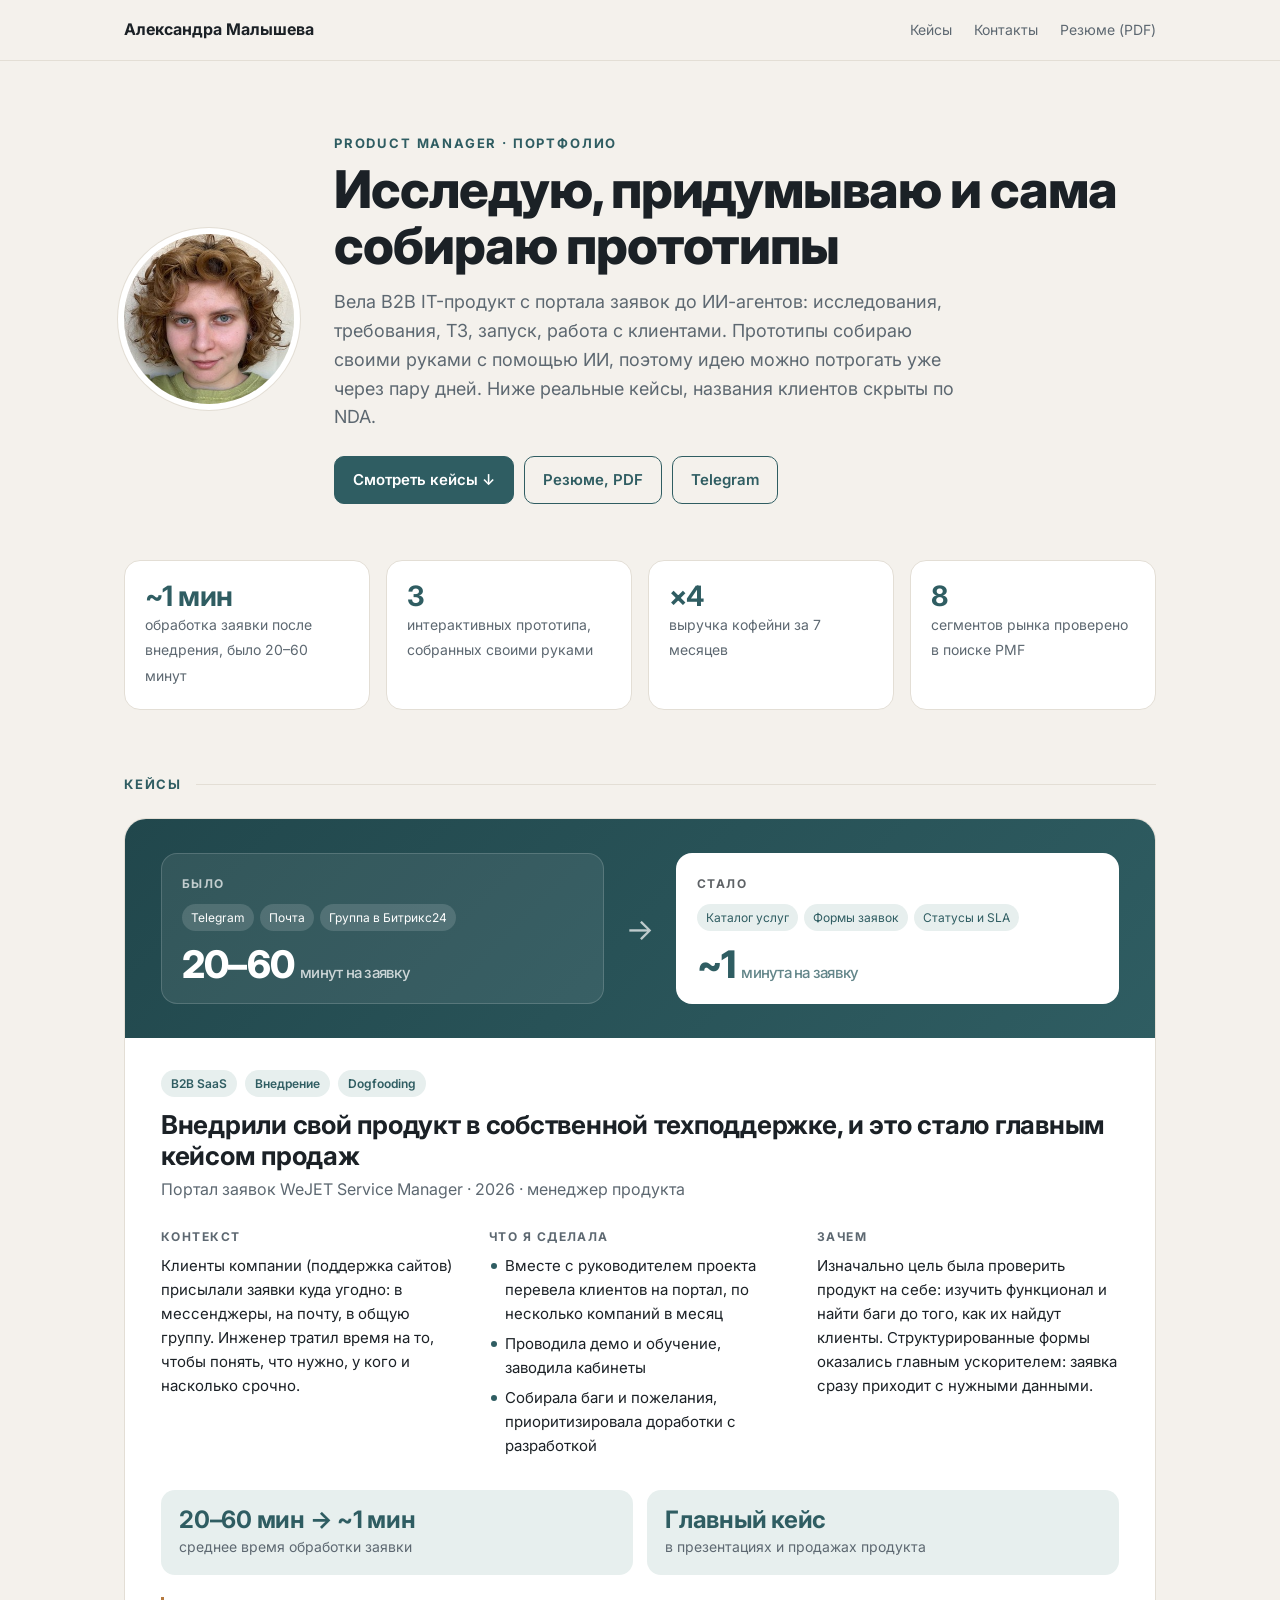
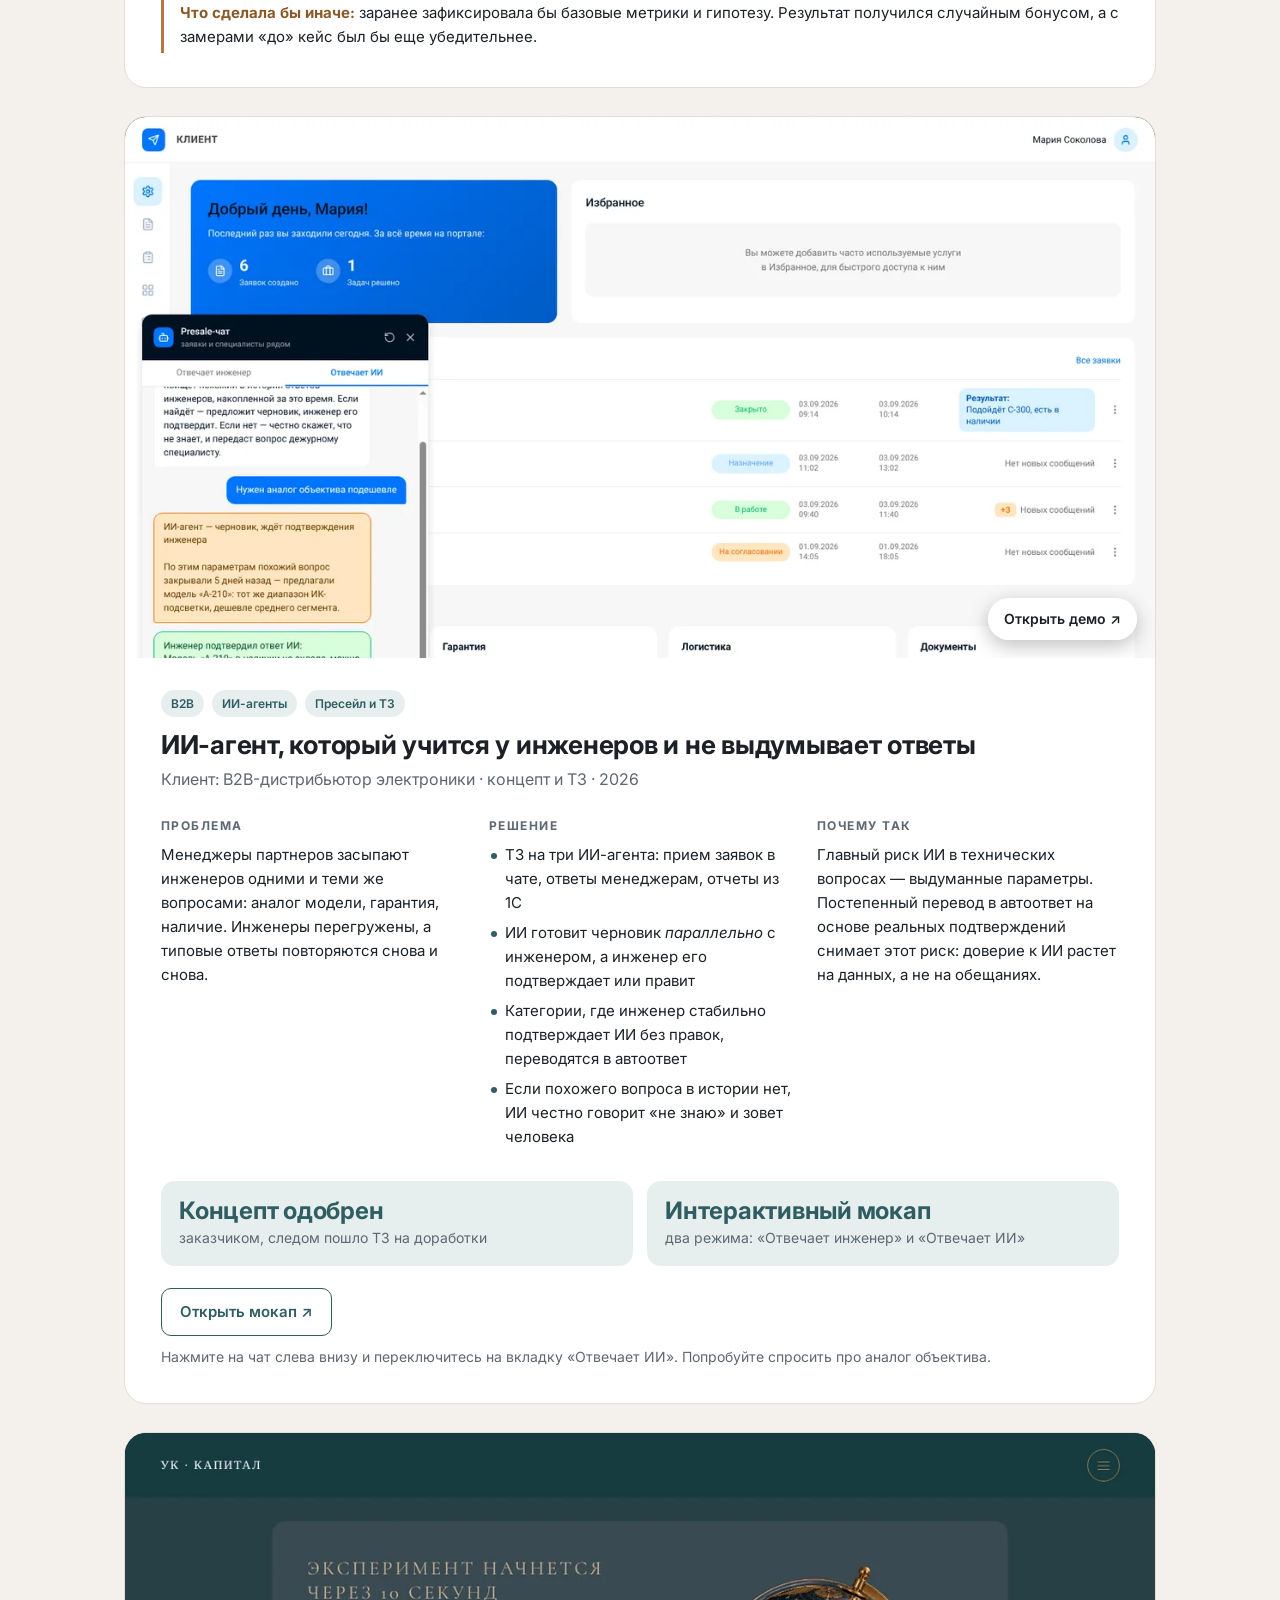
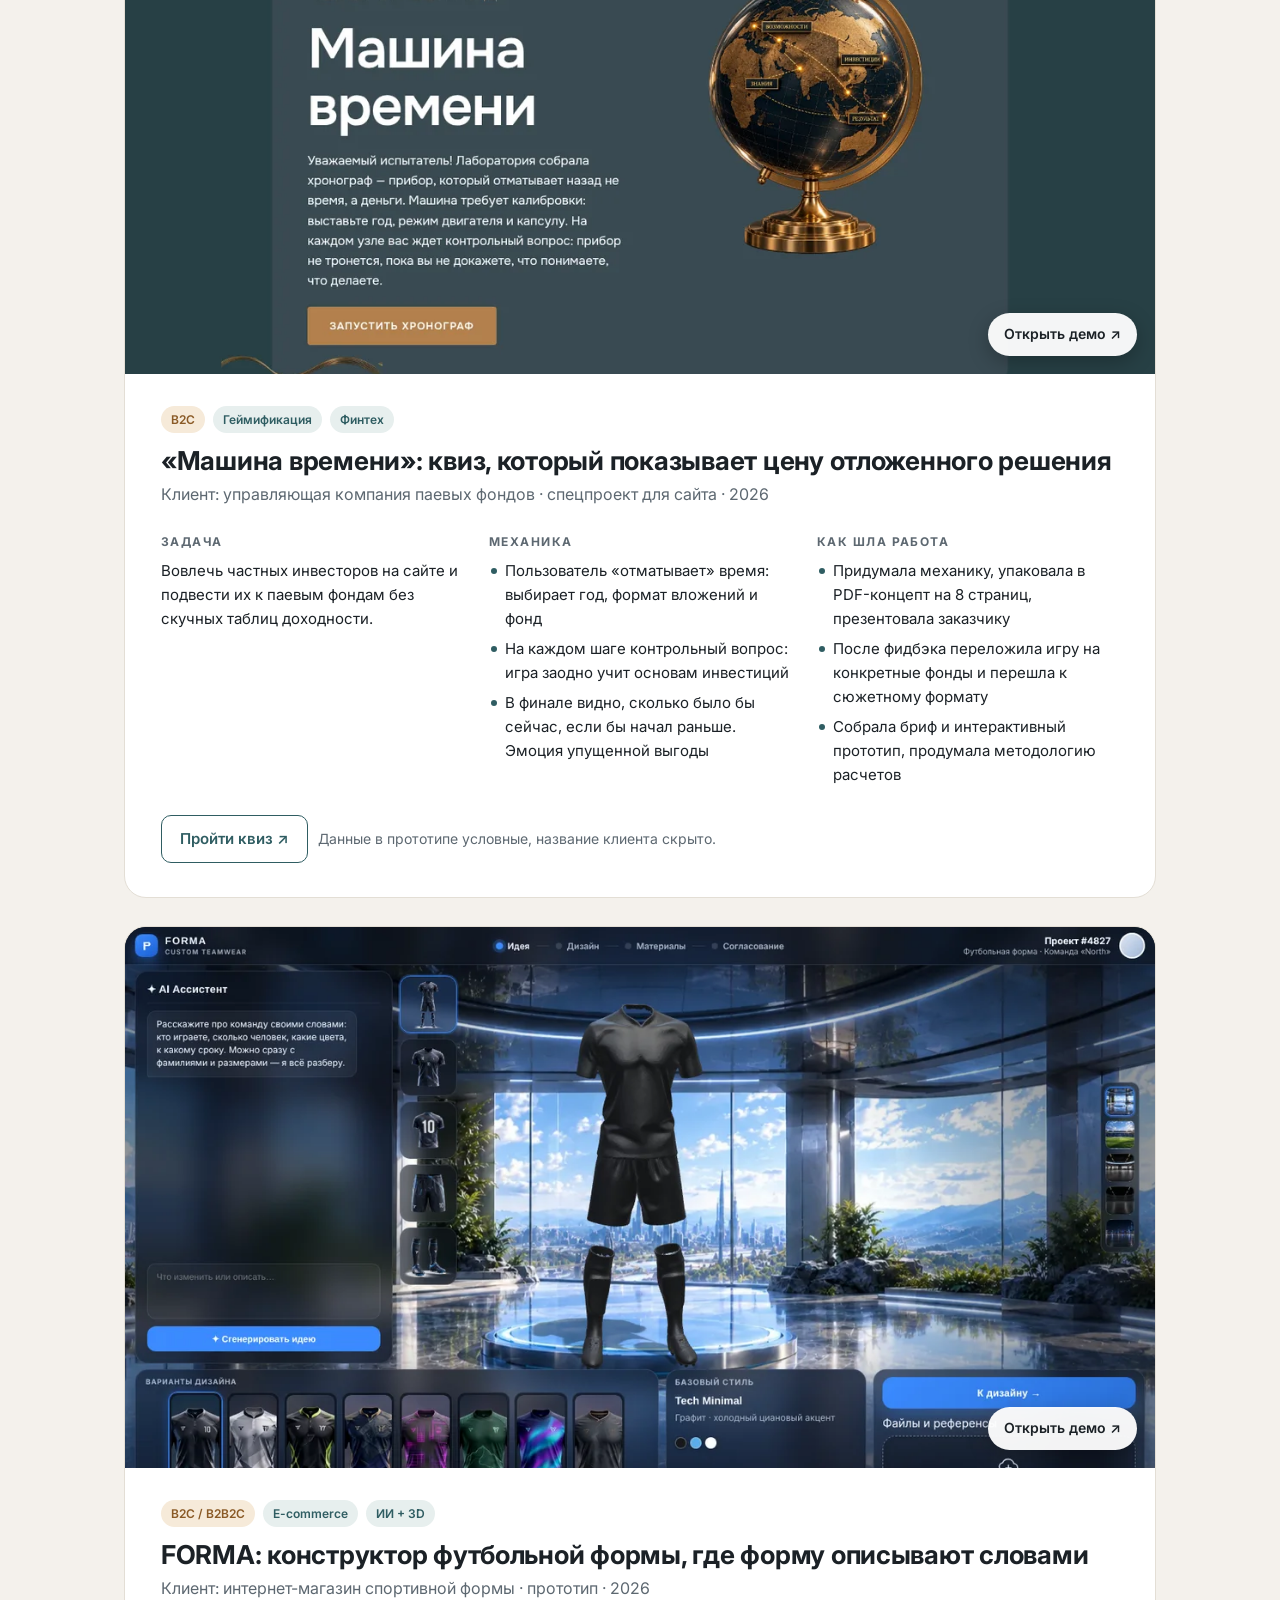
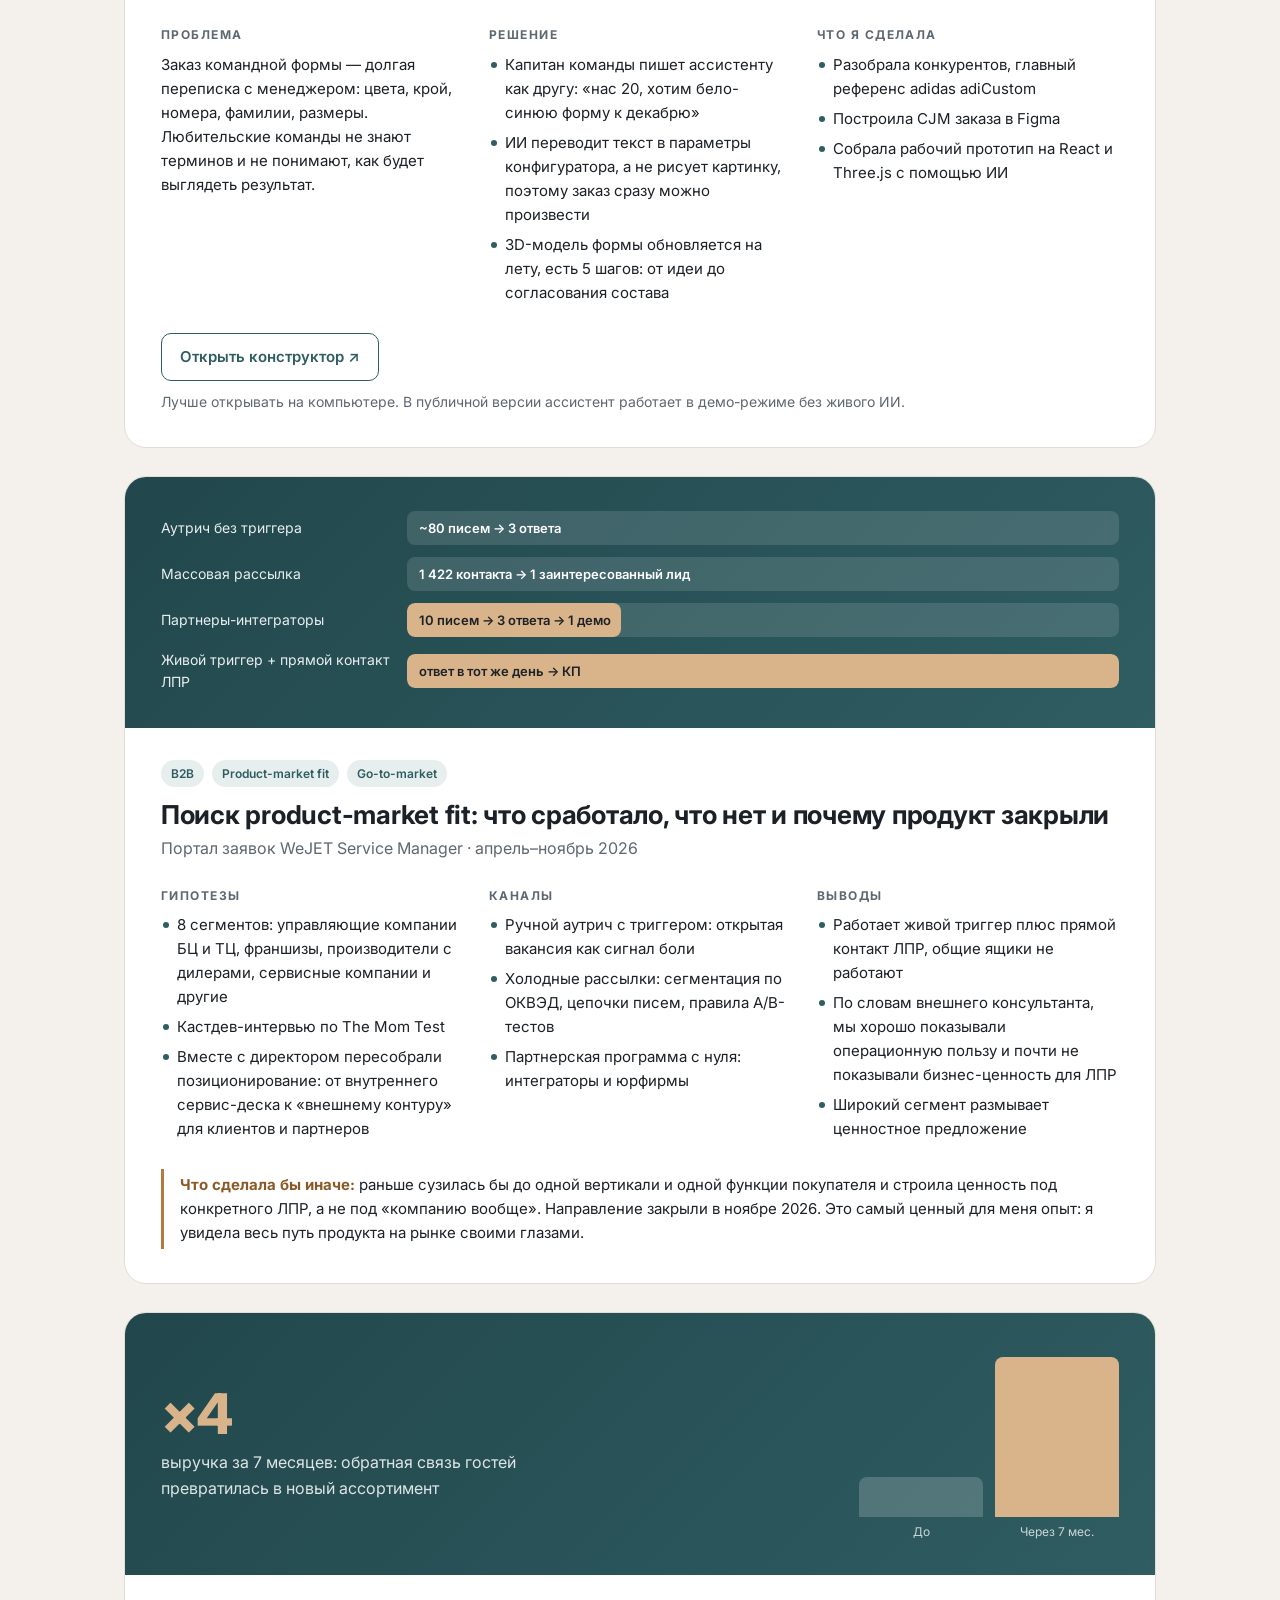
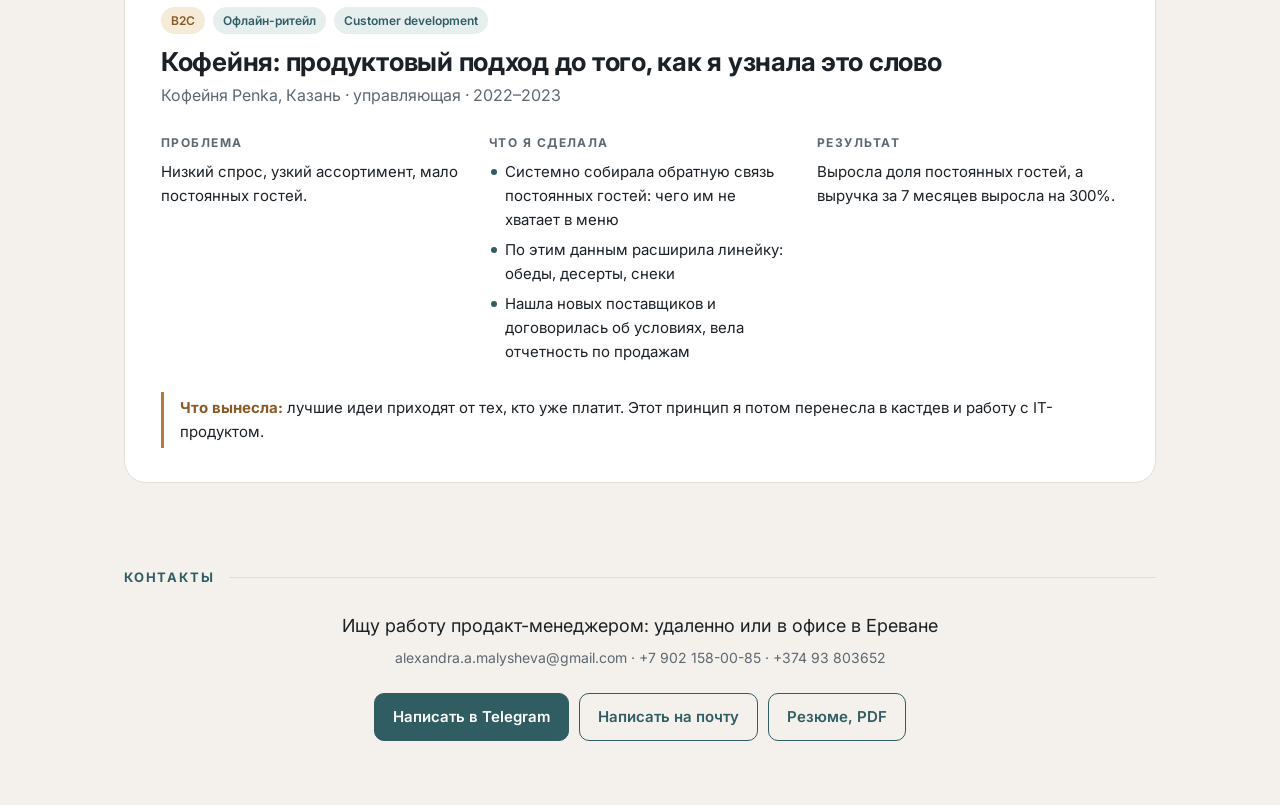
<file: index.html>
<!DOCTYPE html>
<html lang="ru">
<head>
<meta charset="utf-8">
<meta name="viewport" content="width=device-width, initial-scale=1">
<title>Александра Малышева — Product Manager · Портфолио</title>
<meta name="description" content="Портфолио продакт-менеджера: кейсы, прототипы и результаты.">
<link rel="preconnect" href="https://fonts.googleapis.com">
<link rel="preconnect" href="https://fonts.gstatic.com" crossorigin>
<link href="https://fonts.googleapis.com/css2?family=Inter:wght@400;500;600;700;800&display=swap" rel="stylesheet">
<style>
:root{
  --ink:#1b2126; --muted:#5d6871; --accent:#2f5d62; --accent-2:#3f7a80; --soft:#e7efee;
  --sand:#f4f1ec; --line:#e3ded5; --card:#fff; --warm:#b5793f;
}
*{box-sizing:border-box;margin:0;padding:0}
html{scroll-behavior:smooth}
body{font-family:Inter,system-ui,-apple-system,sans-serif;color:var(--ink);background:var(--sand);line-height:1.6;font-size:16px;-webkit-font-smoothing:antialiased}
a{color:var(--accent);text-decoration:none}
.wrap{max-width:1080px;margin:0 auto;padding:0 24px}

/* top nav */
nav{position:sticky;top:0;z-index:10;background:rgba(244,241,236,.88);backdrop-filter:blur(10px);border-bottom:1px solid var(--line)}
nav .wrap{display:flex;align-items:center;justify-content:space-between;height:60px}
nav .brand{font-weight:700;color:var(--ink)}
nav .links{display:flex;gap:22px;font-size:14px}
nav .links a{color:var(--muted)} nav .links a:hover{color:var(--accent)}

/* hero */
.hero{padding:72px 0 56px}
.hero .wrap{display:grid;grid-template-columns:170px 1fr;gap:40px;align-items:center}
.hero img{width:170px;height:170px;border-radius:50%;object-fit:cover;box-shadow:0 0 0 6px #fff,0 0 0 7px var(--line)}
.eyebrow{font-size:13px;letter-spacing:.14em;text-transform:uppercase;color:var(--accent);font-weight:700}
h1{font-size:clamp(34px,5vw,52px);line-height:1.08;letter-spacing:-.02em;margin:8px 0 14px;font-weight:800}
.lead{font-size:18px;color:var(--muted);max-width:640px}
.cta{display:flex;flex-wrap:wrap;gap:10px;margin-top:24px}
.btn{display:inline-flex;align-items:center;gap:8px;padding:11px 18px;border-radius:10px;font-weight:600;font-size:15px;border:1px solid var(--accent);transition:.2s}
.btn.primary{background:var(--accent);color:#fff} .btn.primary:hover{background:var(--accent-2)}
.btn.ghost{color:var(--accent);background:transparent} .btn.ghost:hover{background:var(--soft)}

/* stats strip */
.stats{display:grid;grid-template-columns:repeat(4,1fr);gap:16px;margin-bottom:64px}
.stat{background:var(--card);border:1px solid var(--line);border-radius:16px;padding:20px}
.stat b{display:block;font-size:28px;line-height:1.1;color:var(--accent);letter-spacing:-.02em}
.stat span{font-size:14px;color:var(--muted)}

h2.section{font-size:13px;letter-spacing:.14em;text-transform:uppercase;color:var(--accent);margin:0 0 24px;display:flex;align-items:center;gap:14px}
h2.section::after{content:"";flex:1;height:1px;background:var(--line)}

/* case */
.case{background:var(--card);border:1px solid var(--line);border-radius:22px;overflow:hidden;margin-bottom:28px}
.case-cover{position:relative;display:block;background:#0f1a1e;aspect-ratio:16/8.4;overflow:hidden}
.case-cover img{width:100%;height:100%;object-fit:cover;object-position:top;display:block;transition:transform .5s}
.case-cover:hover img{transform:scale(1.02)}
.case-cover .play{position:absolute;right:18px;bottom:18px;background:rgba(255,255,255,.95);color:var(--ink);font-weight:600;font-size:14px;padding:10px 16px;border-radius:999px;box-shadow:0 6px 20px rgba(0,0,0,.25)}
.case-body{padding:32px 36px 34px}
.case-tags{display:flex;flex-wrap:wrap;gap:8px;margin-bottom:12px}
.tag{font-size:12px;font-weight:600;padding:4px 10px;border-radius:999px;background:var(--soft);color:var(--accent)}
.tag.warm{background:#f6ead9;color:#8a5a26}
.case h3{font-size:26px;line-height:1.2;letter-spacing:-.01em;margin-bottom:6px}
.case .sub{color:var(--muted);margin-bottom:24px}
.grid{display:grid;grid-template-columns:repeat(3,1fr);gap:26px}
.grid h4{font-size:12px;letter-spacing:.12em;text-transform:uppercase;color:var(--muted);margin-bottom:8px}
.grid p,.grid li{font-size:15px}
.grid ul{list-style:none} .grid li{position:relative;padding-left:16px;margin-bottom:6px}
.grid li::before{content:"";position:absolute;left:2px;top:.62em;width:6px;height:6px;border-radius:50%;background:var(--accent)}
.result{margin-top:26px;display:flex;flex-wrap:wrap;gap:14px;align-items:stretch}
.kpi{flex:1 1 200px;background:var(--soft);border-radius:14px;padding:16px 18px}
.kpi b{display:block;font-size:24px;color:var(--accent);line-height:1.15;letter-spacing:-.01em}
.kpi span{font-size:14px;color:var(--muted)}
.lesson{margin-top:22px;border-left:3px solid var(--warm);padding:4px 0 4px 16px;color:var(--ink);font-size:15px}
.lesson b{color:#8a5a26}
.demo-link{margin-top:22px;display:flex;flex-wrap:wrap;gap:10px;align-items:center;font-size:14px;color:var(--muted)}

/* custom visuals */
.visual{padding:34px 36px;background:linear-gradient(135deg,#21474c,#2f5d62);color:#fff}
.flow{display:grid;grid-template-columns:1fr auto 1fr;gap:22px;align-items:center}
.flow .box{background:rgba(255,255,255,.08);border:1px solid rgba(255,255,255,.16);border-radius:16px;padding:20px}
.flow .box h5{font-size:12px;letter-spacing:.12em;text-transform:uppercase;opacity:.7;margin-bottom:10px}
.flow .chips{display:flex;flex-wrap:wrap;gap:6px;margin-bottom:14px}
.flow .chip{font-size:12px;padding:4px 9px;border-radius:999px;background:rgba(255,255,255,.14)}
.flow .big{font-size:38px;font-weight:800;letter-spacing:-.02em;line-height:1}
.flow .big small{font-size:15px;font-weight:500;opacity:.75;margin-left:6px}
.flow .arrow{font-size:30px;opacity:.7}
.flow .box.after{background:#fff;color:var(--ink)} .flow .box.after .chip{background:var(--soft);color:var(--accent)} .flow .box.after .big{color:var(--accent)}

.funnel{display:grid;gap:12px}
.frow{display:grid;grid-template-columns:230px 1fr;gap:16px;align-items:center;font-size:14px}
.frow .bar{height:34px;border-radius:8px;background:rgba(255,255,255,.12);position:relative;overflow:hidden}
.frow .bar i{position:absolute;inset:0 auto 0 0;background:#d9b48a;border-radius:8px}
.frow .bar em{position:absolute;left:12px;top:50%;transform:translateY(-50%);font-style:normal;font-weight:600;font-size:13px;color:#fff}
.frow .bar.full em{color:#1b2126}
.frow .lbl{opacity:.9}

.growth{display:flex;align-items:flex-end;gap:12px;height:170px;padding-top:10px}
.growth div{flex:1;background:rgba(255,255,255,.18);border-radius:8px 8px 0 0;position:relative}
.growth div.hi{background:#d9b48a}
.growth div span{position:absolute;bottom:-24px;left:0;right:0;text-align:center;font-size:12px;opacity:.75}
.growth-wrap{display:grid;grid-template-columns:1fr 1.3fr;gap:36px;align-items:center}
.growth-wrap .big{font-size:56px;font-weight:800;line-height:1;letter-spacing:-.03em;color:#d9b48a}
.growth-wrap p{opacity:.85;margin-top:8px}

footer{padding:56px 0 64px;text-align:center;color:var(--muted);font-size:14px}
footer .cta{justify-content:center}

@media (max-width:860px){
  .hero .wrap{grid-template-columns:1fr;text-align:left}
  .hero img{width:120px;height:120px}
  .stats{grid-template-columns:repeat(2,1fr)}
  .grid{grid-template-columns:1fr;gap:18px}
  .case-body,.visual{padding:24px 22px}
  .flow{grid-template-columns:1fr}
  .flow .arrow{transform:rotate(90deg);justify-self:center}
  .frow{grid-template-columns:1fr;gap:6px}
  .growth-wrap{grid-template-columns:1fr}
  nav .links{display:none}
}
</style>
</head>
<body>

<nav><div class="wrap">
  <a class="brand" href="#top">Александра Малышева</a>
  <div class="links"><a href="#cases">Кейсы</a><a href="#contacts">Контакты</a><a href="resume.pdf" target="_blank">Резюме (PDF)</a></div>
</div></nav>

<header class="hero" id="top"><div class="wrap">
  <img src="img/photo-v2.jpg" alt="Александра Малышева">
  <div>
    <div class="eyebrow">Product Manager · Портфолио</div>
    <h1>Исследую, придумываю и сама собираю прототипы</h1>
    <p class="lead">Вела B2B IT-продукт с портала заявок до ИИ-агентов: исследования, требования, ТЗ, запуск, работа с клиентами. Прототипы собираю своими руками с помощью ИИ, поэтому идею можно потрогать уже через пару дней. Ниже реальные кейсы, названия клиентов скрыты по NDA.</p>
    <div class="cta">
      <a class="btn primary" href="#cases">Смотреть кейсы ↓</a>
      <a class="btn ghost" href="resume.pdf" target="_blank">Резюме, PDF</a>
      <a class="btn ghost" href="https://t.me/malyshsesh" target="_blank">Telegram</a>
    </div>
  </div>
</div></header>

<main class="wrap">

<section class="stats">
  <div class="stat"><b>~1 мин</b><span>обработка заявки после внедрения, было 20–60 минут</span></div>
  <div class="stat"><b>3</b><span>интерактивных прототипа, собранных своими руками</span></div>
  <div class="stat"><b>×4</b><span>выручка кофейни за 7 месяцев</span></div>
  <div class="stat"><b>8</b><span>сегментов рынка проверено в поиске PMF</span></div>
</section>

<h2 class="section" id="cases">Кейсы</h2>

<!-- 1. Внедрение -->
<article class="case">
  <div class="visual">
    <div class="flow">
      <div class="box">
        <h5>Было</h5>
        <div class="chips"><span class="chip">Telegram</span><span class="chip">Почта</span><span class="chip">Группа в Битрикс24</span></div>
        <div class="big">20–60<small>минут на заявку</small></div>
      </div>
      <div class="arrow">→</div>
      <div class="box after">
        <h5>Стало</h5>
        <div class="chips"><span class="chip">Каталог услуг</span><span class="chip">Формы заявок</span><span class="chip">Статусы и SLA</span></div>
        <div class="big">~1<small>минута на заявку</small></div>
      </div>
    </div>
  </div>
  <div class="case-body">
    <div class="case-tags"><span class="tag">B2B SaaS</span><span class="tag">Внедрение</span><span class="tag">Dogfooding</span></div>
    <h3>Внедрили свой продукт в собственной техподдержке, и это стало главным кейсом продаж</h3>
    <p class="sub">Портал заявок WeJET Service Manager · 2026 · менеджер продукта</p>
    <div class="grid">
      <div><h4>Контекст</h4><p>Клиенты компании (поддержка сайтов) присылали заявки куда угодно: в мессенджеры, на почту, в общую группу. Инженер тратил время на то, чтобы понять, что нужно, у кого и насколько срочно.</p></div>
      <div><h4>Что я сделала</h4><ul>
        <li>Вместе с руководителем проекта перевела клиентов на портал, по несколько компаний в месяц</li>
        <li>Проводила демо и обучение, заводила кабинеты</li>
        <li>Собирала баги и пожелания, приоритизировала доработки с разработкой</li></ul></div>
      <div><h4>Зачем</h4><p>Изначально цель была проверить продукт на себе: изучить функционал и найти баги до того, как их найдут клиенты. Структурированные формы оказались главным ускорителем: заявка сразу приходит с нужными данными.</p></div>
    </div>
    <div class="result">
      <div class="kpi"><b>20–60 мин → ~1 мин</b><span>среднее время обработки заявки</span></div>
      <div class="kpi"><b>Главный кейс</b><span>в презентациях и продажах продукта</span></div>
    </div>
    <p class="lesson"><b>Что сделала бы иначе:</b> заранее зафиксировала бы базовые метрики и гипотезу. Результат получился случайным бонусом, а с замерами «до» кейс был бы еще убедительнее.</p>
  </div>
</article>

<!-- 2. ИИ-агенты -->
<article class="case">
  <a class="case-cover" href="demos/ai-agent-chat.html" target="_blank"><img src="img/ai-agent.webp" alt="Мокап чата с ИИ-агентом"><span class="play">Открыть демо ↗</span></a>
  <div class="case-body">
    <div class="case-tags"><span class="tag">B2B</span><span class="tag">ИИ-агенты</span><span class="tag">Пресейл и ТЗ</span></div>
    <h3>ИИ-агент, который учится у инженеров и не выдумывает ответы</h3>
    <p class="sub">Клиент: B2B-дистрибьютор электроники · концепт и ТЗ · 2026</p>
    <div class="grid">
      <div><h4>Проблема</h4><p>Менеджеры партнеров засыпают инженеров одними и теми же вопросами: аналог модели, гарантия, наличие. Инженеры перегружены, а типовые ответы повторяются снова и снова.</p></div>
      <div><h4>Решение</h4><ul>
        <li>ТЗ на три ИИ-агента: прием заявок в чате, ответы менеджерам, отчеты из 1С</li>
        <li>ИИ готовит черновик <i>параллельно</i> с инженером, а инженер его подтверждает или правит</li>
        <li>Категории, где инженер стабильно подтверждает ИИ без правок, переводятся в автоответ</li>
        <li>Если похожего вопроса в истории нет, ИИ честно говорит «не знаю» и зовет человека</li></ul></div>
      <div><h4>Почему так</h4><p>Главный риск ИИ в технических вопросах — выдуманные параметры. Постепенный перевод в автоответ на основе реальных подтверждений снимает этот риск: доверие к ИИ растет на данных, а не на обещаниях.</p></div>
    </div>
    <div class="result">
      <div class="kpi"><b>Концепт одобрен</b><span>заказчиком, следом пошло ТЗ на доработки</span></div>
      <div class="kpi"><b>Интерактивный мокап</b><span>два режима: «Отвечает инженер» и «Отвечает ИИ»</span></div>
    </div>
    <div class="demo-link"><a class="btn ghost" href="demos/ai-agent-chat.html" target="_blank">Открыть мокап ↗</a> Нажмите на чат слева внизу и переключитесь на вкладку «Отвечает ИИ». Попробуйте спросить про аналог объектива.</div>
  </div>
</article>

<!-- 3. Квиз -->
<article class="case">
  <a class="case-cover" href="demos/time-machine.html" target="_blank"><img src="img/time-machine.webp" alt="Квиз Машина времени"><span class="play">Открыть демо ↗</span></a>
  <div class="case-body">
    <div class="case-tags"><span class="tag warm">B2C</span><span class="tag">Геймификация</span><span class="tag">Финтех</span></div>
    <h3>«Машина времени»: квиз, который показывает цену отложенного решения</h3>
    <p class="sub">Клиент: управляющая компания паевых фондов · спецпроект для сайта · 2026</p>
    <div class="grid">
      <div><h4>Задача</h4><p>Вовлечь частных инвесторов на сайте и подвести их к паевым фондам без скучных таблиц доходности.</p></div>
      <div><h4>Механика</h4><ul>
        <li>Пользователь «отматывает» время: выбирает год, формат вложений и фонд</li>
        <li>На каждом шаге контрольный вопрос: игра заодно учит основам инвестиций</li>
        <li>В финале видно, сколько было бы сейчас, если бы начал раньше. Эмоция упущенной выгоды</li></ul></div>
      <div><h4>Как шла работа</h4><ul>
        <li>Придумала механику, упаковала в PDF-концепт на 8 страниц, презентовала заказчику</li>
        <li>После фидбэка переложила игру на конкретные фонды и перешла к сюжетному формату</li>
        <li>Собрала бриф и интерактивный прототип, продумала методологию расчетов</li></ul></div>
    </div>
    <div class="demo-link"><a class="btn ghost" href="demos/time-machine.html" target="_blank">Пройти квиз ↗</a> Данные в прототипе условные, название клиента скрыто.</div>
  </div>
</article>

<!-- 4. FORMA -->
<article class="case">
  <a class="case-cover" href="demos/forma/" target="_blank"><img src="img/forma.webp" alt="FORMA — конструктор футбольной формы"><span class="play">Открыть демо ↗</span></a>
  <div class="case-body">
    <div class="case-tags"><span class="tag warm">B2C / B2B2C</span><span class="tag">E-commerce</span><span class="tag">ИИ + 3D</span></div>
    <h3>FORMA: конструктор футбольной формы, где форму описывают словами</h3>
    <p class="sub">Клиент: интернет-магазин спортивной формы · прототип · 2026</p>
    <div class="grid">
      <div><h4>Проблема</h4><p>Заказ командной формы — долгая переписка с менеджером: цвета, крой, номера, фамилии, размеры. Любительские команды не знают терминов и не понимают, как будет выглядеть результат.</p></div>
      <div><h4>Решение</h4><ul>
        <li>Капитан команды пишет ассистенту как другу: «нас 20, хотим бело-синюю форму к декабрю»</li>
        <li>ИИ переводит текст в параметры конфигуратора, а не рисует картинку, поэтому заказ сразу можно произвести</li>
        <li>3D-модель формы обновляется на лету, есть 5 шагов: от идеи до согласования состава</li></ul></div>
      <div><h4>Что я сделала</h4><ul>
        <li>Разобрала конкурентов, главный референс adidas adiCustom</li>
        <li>Построила CJM заказа в Figma</li>
        <li>Собрала рабочий прототип на React и Three.js с помощью ИИ</li></ul></div>
    </div>
    <div class="demo-link"><a class="btn ghost" href="demos/forma/" target="_blank">Открыть конструктор ↗</a> Лучше открывать на компьютере. В публичной версии ассистент работает в демо-режиме без живого ИИ.</div>
  </div>
</article>

<!-- 5. PMF -->
<article class="case">
  <div class="visual">
    <div class="funnel">
      <div class="frow"><span class="lbl">Аутрич без триггера</span><div class="bar"><i style="width:4%;display:none"></i><em>~80 писем → 3 ответа</em></div></div>
      <div class="frow"><span class="lbl">Массовая рассылка</span><div class="bar"><i style="width:2%;display:none"></i><em>1 422 контакта → 1 заинтересованный лид</em></div></div>
      <div class="frow"><span class="lbl">Партнеры-интеграторы</span><div class="bar"><i style="width:30%"></i><em style="color:#1b2126">10 писем → 3 ответа → 1 демо</em></div></div>
      <div class="frow"><span class="lbl">Живой триггер + прямой контакт ЛПР</span><div class="bar full"><i style="width:100%"></i><em>ответ в тот же день → КП</em></div></div>
    </div>
  </div>
  <div class="case-body">
    <div class="case-tags"><span class="tag">B2B</span><span class="tag">Product-market fit</span><span class="tag">Go-to-market</span></div>
    <h3>Поиск product-market fit: что сработало, что нет и почему продукт закрыли</h3>
    <p class="sub">Портал заявок WeJET Service Manager · апрель–ноябрь 2026</p>
    <div class="grid">
      <div><h4>Гипотезы</h4><ul>
        <li>8 сегментов: управляющие компании БЦ и ТЦ, франшизы, производители с дилерами, сервисные компании и другие</li>
        <li>Кастдев-интервью по The Mom Test</li>
        <li>Вместе с директором пересобрали позиционирование: от внутреннего сервис-деска к «внешнему контуру» для клиентов и партнеров</li></ul></div>
      <div><h4>Каналы</h4><ul>
        <li>Ручной аутрич с триггером: открытая вакансия как сигнал боли</li>
        <li>Холодные рассылки: сегментация по ОКВЭД, цепочки писем, правила A/B-тестов</li>
        <li>Партнерская программа с нуля: интеграторы и юрфирмы</li></ul></div>
      <div><h4>Выводы</h4><ul>
        <li>Работает живой триггер плюс прямой контакт ЛПР, общие ящики не работают</li>
        <li>По словам внешнего консультанта, мы хорошо показывали операционную пользу и почти не показывали бизнес-ценность для ЛПР</li>
        <li>Широкий сегмент размывает ценностное предложение</li></ul></div>
    </div>
    <p class="lesson"><b>Что сделала бы иначе:</b> раньше сузилась бы до одной вертикали и одной функции покупателя и строила ценность под конкретного ЛПР, а не под «компанию вообще». Направление закрыли в ноябре 2026. Это самый ценный для меня опыт: я увидела весь путь продукта на рынке своими глазами.</p>
  </div>
</article>

<!-- 6. Кофейня -->
<article class="case">
  <div class="visual">
    <div class="growth-wrap">
      <div><div class="big">×4</div><p>выручка за 7 месяцев: обратная связь гостей превратилась в новый ассортимент</p></div>
      <div class="growth" style="margin-bottom:24px;width:260px;margin-left:auto">
        <div style="height:25%"><span>До</span></div>
        <div class="hi" style="height:100%"><span>Через 7 мес.</span></div>
      </div>
    </div>
  </div>
  <div class="case-body">
    <div class="case-tags"><span class="tag warm">B2C</span><span class="tag">Офлайн-ритейл</span><span class="tag">Customer development</span></div>
    <h3>Кофейня: продуктовый подход до того, как я узнала это слово</h3>
    <p class="sub">Кофейня Penka, Казань · управляющая · 2022–2023</p>
    <div class="grid">
      <div><h4>Проблема</h4><p>Низкий спрос, узкий ассортимент, мало постоянных гостей.</p></div>
      <div><h4>Что я сделала</h4><ul>
        <li>Системно собирала обратную связь постоянных гостей: чего им не хватает в меню</li>
        <li>По этим данным расширила линейку: обеды, десерты, снеки</li>
        <li>Нашла новых поставщиков и договорилась об условиях, вела отчетность по продажам</li></ul></div>
      <div><h4>Результат</h4><p>Выросла доля постоянных гостей, а выручка за 7 месяцев выросла на 300%.</p></div>
    </div>
    <p class="lesson"><b>Что вынесла:</b> лучшие идеи приходят от тех, кто уже платит. Этот принцип я потом перенесла в кастдев и работу с IT-продуктом.</p>
  </div>
</article>

</main>

<footer id="contacts"><div class="wrap">
  <h2 class="section" style="justify-content:center">Контакты</h2>
  <p style="font-size:18px;color:var(--ink);margin-bottom:6px">Ищу работу продакт-менеджером: удаленно или в офисе в Ереване</p>
  <p>alexandra.a.malysheva@gmail.com · +7 902 158-00-85 · +374 93 803652</p>
  <div class="cta">
    <a class="btn primary" href="https://t.me/malyshsesh" target="_blank">Написать в Telegram</a>
    <a class="btn ghost" href="mailto:alexandra.a.malysheva@gmail.com">Написать на почту</a>
    <a class="btn ghost" href="resume.pdf" target="_blank">Резюме, PDF</a>
  </div>
</div></footer>

</body>
</html>
</file>
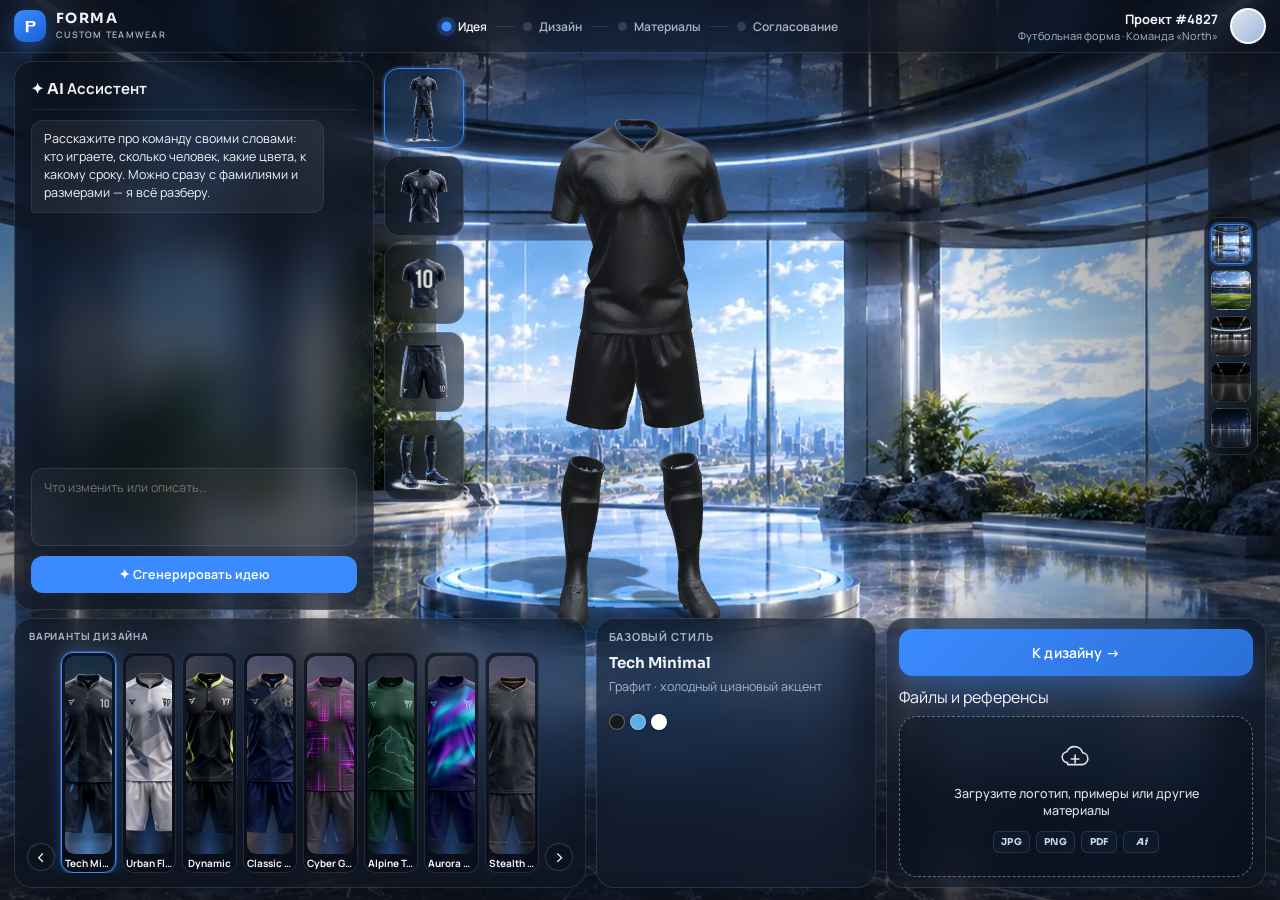
<file: demos/forma/index.html>
<!DOCTYPE html>
<html lang="ru">
  <head>
    <meta charset="UTF-8" />
    <meta name="viewport" content="width=device-width, initial-scale=1.0" />
    <title>FORMA — Custom Teamwear</title>
    <style>html,body{margin:0;padding:0}</style>
    <script type="module" crossorigin src="./assets/index-NSlPldsc.js"></script>
    <link rel="stylesheet" crossorigin href="./assets/index-BQ1GxkUz.css">
  </head>
  <body>
    <div id="root"></div>
  </body>
</html>
</file>
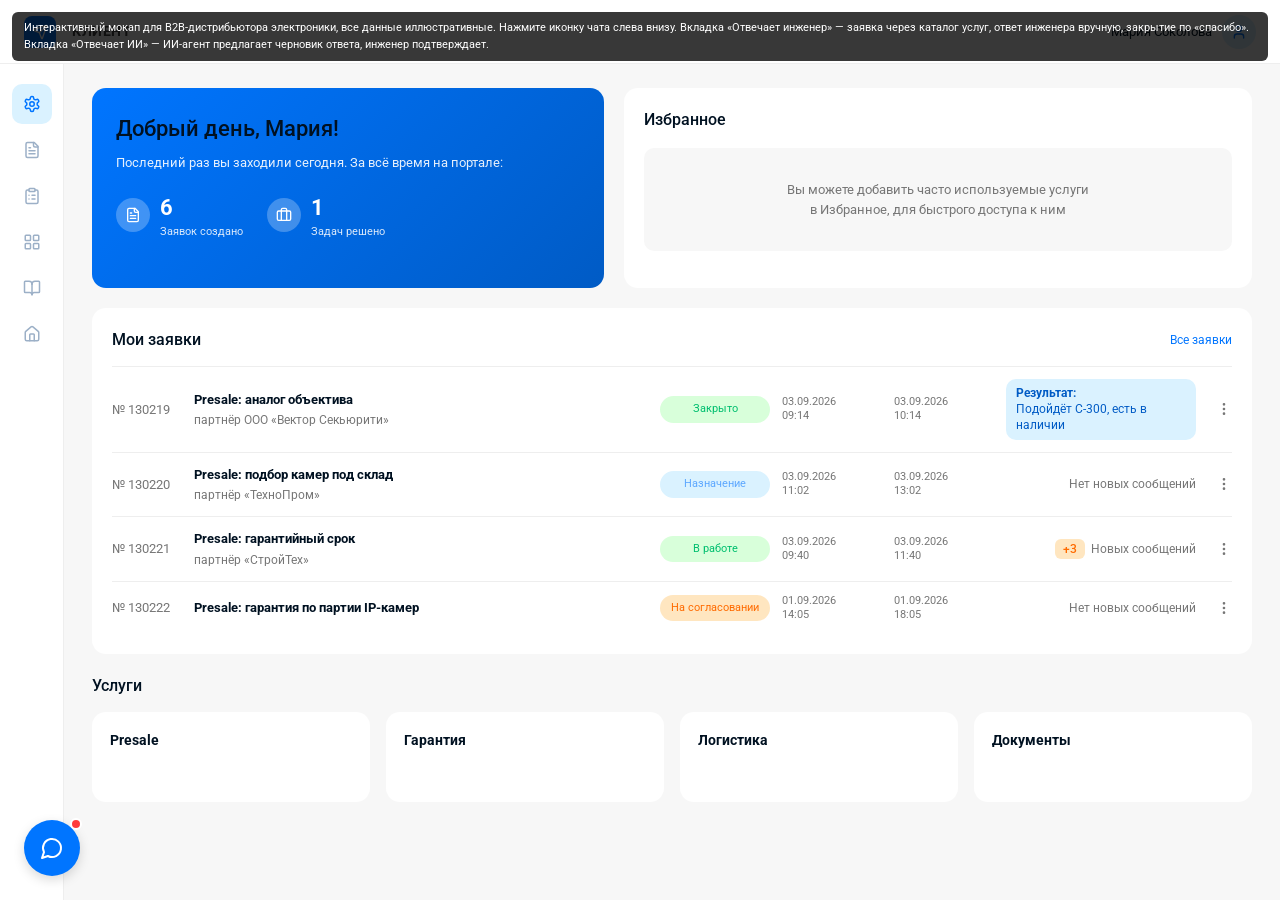
<file: demos/ai-agent-chat.html>
<!DOCTYPE html>
<html lang="ru">
<head>
<meta charset="utf-8">
<title>Портал заявок с ИИ-агентом — интерактивный мокап</title>
<link rel="preconnect" href="https://fonts.googleapis.com">
<link href="https://fonts.googleapis.com/css2?family=Roboto:wght@400;500;700&display=swap" rel="stylesheet">
<script src="lucide.min.js"></script>
<style>
:root{
--brand-blue:#0075ff;--brand-blue-dark:#005bc5;--ink:#001121;--white:#fff;
--surface-page:#f7f7f7;--surface-card:#fff;
--border-1:#eee;--border-2:#dedede;--border-3:#ccc;
--slate:#9cb0c7;--text-muted:#767676;--text-secondary:#444;
--accent-mist:#daf2ff;--accent-sky:#5ea8ff;--accent-deep:#005bc5;
--status-green-bg:#d8ffda;--status-green-fg:#00bf6f;
--status-blue-bg:#daf2ff;--status-blue-fg:#5ea8ff;
--status-orange-bg:#ffe6c0;--status-orange-fg:#ff6b00;
--status-red-bg:#ffdbdb;--status-red-fg:#ff3c3c;
--status-gray-bg:#eee;--status-gray-fg:#9cb0c7;
--shadow-overlay:0 4px 12px rgba(0,0,0,.15);
--transition-base:.3s ease;
--font-body:'Roboto',-apple-system,sans-serif;
}
*{box-sizing:border-box}
body{font-family:var(--font-body);font-size:14px;color:var(--ink);background:var(--surface-page);line-height:1.5;margin:0;overflow:hidden}
a{color:var(--brand-blue);text-decoration:none}
h1,h2,h3,h4{font-weight:500;color:var(--ink);margin:0}

.portal{width:100%;max-width:1600px;height:900px;position:relative;background:var(--surface-page);margin:0 auto}
.navbar{height:64px;background:#fff;border-bottom:1px solid var(--border-1);display:flex;align-items:center;justify-content:space-between;padding:0 24px}
.navbar-left{display:flex;align-items:center;gap:16px}
.plane{width:32px;height:32px;border-radius:8px;background:var(--brand-blue);display:flex;align-items:center;justify-content:center;color:#fff}
.client-logo{font-weight:700;font-size:14px;letter-spacing:.5px;color:var(--text-secondary)}
.navbar-right{display:flex;align-items:center;gap:10px}
.avatar{width:34px;height:34px;border-radius:50%;background:var(--accent-mist);color:var(--brand-blue);display:flex;align-items:center;justify-content:center}
.rail{position:absolute;top:64px;left:0;bottom:0;width:64px;background:#fff;border-right:1px solid var(--border-1);display:flex;flex-direction:column;align-items:center;padding-top:20px;gap:6px}
.rail-icon{width:40px;height:40px;border-radius:10px;display:flex;align-items:center;justify-content:center;color:var(--slate);cursor:pointer}
.rail-icon.active{background:var(--accent-mist);color:var(--brand-blue)}
.main{position:absolute;top:64px;left:64px;right:0;bottom:0;padding:24px 28px;overflow:hidden}
.row{display:flex;gap:20px;margin-bottom:20px}
.hero{flex:0 0 512px;border-radius:14px;background:linear-gradient(135deg,var(--brand-blue),var(--accent-deep));padding:24px;color:#fff;position:relative;overflow:hidden;min-height:200px}
.hero h2{font-size:22px;margin:0 0 8px}
.hero p{font-size:13px;opacity:.9;margin:0 0 18px}
.hero-stats{display:flex;gap:24px}
.hero-stat{display:flex;align-items:center;gap:10px}
.hero-stat .n{font-size:22px;font-weight:700}
.hero-stat .l{font-size:11px;opacity:.85;max-width:90px}
.hero-icon{width:34px;height:34px;border-radius:50%;background:rgba(255,255,255,.25);display:flex;align-items:center;justify-content:center}
.fav{flex:1;min-width:0;background:#fff;border-radius:14px;padding:20px}
.fav h3{font-size:16px;margin:0 0 16px}
.fav-empty{background:var(--surface-page);border-radius:10px;padding:32px;text-align:center;color:var(--text-muted);font-size:13px}
.panel{background:#fff;border-radius:14px;padding:20px;margin-bottom:20px}
.panel h3{font-size:16px;margin:0 0 14px;display:flex;justify-content:space-between;align-items:center}
.panel h3 a{font-size:12px;font-weight:400}
.req-row{display:grid;grid-template-columns:70px 1fr 110px 100px 100px 190px 24px;align-items:center;gap:12px;padding:12px 0;font-size:13px;border-top:1px solid var(--border-1)}
.req-title-sub{color:var(--text-muted);font-size:12px;margin-top:2px}
.result-pill{background:var(--accent-mist);color:var(--brand-blue-dark);border-radius:10px;padding:6px 10px;font-size:12px;line-height:1.35;display:inline-block}
.result-pill b{display:block;font-weight:700}
.req-dots{display:flex;justify-content:flex-end;color:var(--text-muted)}
.badge{border-radius:20px;padding:5px 10px;font-size:11px;text-align:center;white-space:nowrap}
.services h3{display:flex;justify-content:space-between;align-items:center;font-size:16px;margin:0 0 14px}
.svc-row{display:flex;gap:16px}
.svc-card{flex:1;background:#fff;border-radius:14px;padding:18px;min-height:90px;display:flex;flex-direction:column;justify-content:space-between}
.svc-card .t{font-weight:700;font-size:14px}

.toggle-hint{position:absolute;top:12px;left:12px;right:12px;background:rgba(0,0,0,.78);color:#fff;font-size:11px;padding:8px 12px;border-radius:6px;z-index:5;line-height:1.5}

.widget-collapsed{position:absolute;left:24px;bottom:24px;width:56px;height:56px;border-radius:50%;background:var(--brand-blue);color:#fff;display:flex;align-items:center;justify-content:center;box-shadow:var(--shadow-overlay);cursor:pointer;transition:var(--transition-base)}
.widget-collapsed:hover{background:var(--accent-deep)}
.dot{position:absolute;top:-2px;right:-2px;width:12px;height:12px;border-radius:50%;background:var(--status-red-fg);border:2px solid #fff}
.widget{position:absolute;left:24px;bottom:24px;width:400px;height:600px;background:#fff;border-radius:14px;box-shadow:var(--shadow-overlay);display:flex;flex-direction:column;overflow:hidden}
.widget-head{background:var(--ink);color:#fff;padding:14px 16px;display:flex;align-items:center;justify-content:space-between}
.widget-head-left{display:flex;align-items:center;gap:10px}
.widget-head-icon{width:28px;height:28px;border-radius:8px;background:var(--brand-blue);display:flex;align-items:center;justify-content:center}
.widget-head .title{font-size:13px;font-weight:500}
.widget-head .sub{font-size:11px;opacity:.6}
.widget-head-right{display:flex;align-items:center;gap:12px}
.widget-reset,.widget-close{cursor:pointer;opacity:.7;display:flex}
.widget-reset:hover,.widget-close:hover{opacity:1}

.widget-tabs{display:flex;border-bottom:1px solid var(--border-1);background:#fff;flex-shrink:0}
.tab-btn{flex:1;padding:10px 6px;font-size:12px;border:none;background:transparent;color:var(--text-muted);cursor:pointer;border-bottom:2px solid transparent;font-family:var(--font-body)}
.tab-btn.active{color:var(--brand-blue);border-bottom-color:var(--brand-blue);font-weight:500}
.tab-panel{flex:1;display:none;flex-direction:column;overflow:hidden;min-height:0}
.tab-panel.active{display:flex}
.roadmap-banner{background:var(--status-orange-bg);color:#6b3900;font-size:11px;padding:8px 12px;line-height:1.4;flex-shrink:0}

.widget-body{flex:1;padding:16px;overflow-y:auto;display:flex;flex-direction:column;gap:12px;background:var(--surface-page)}
.msg{max-width:86%;font-size:13px;line-height:1.45;padding:10px 13px;border-radius:12px;white-space:pre-wrap}
.msg.user{align-self:flex-end;background:var(--brand-blue);color:#fff;border-bottom-right-radius:3px}
.msg.bot{align-self:flex-start;background:#fff;border:1px solid var(--border-1);border-bottom-left-radius:3px}
.msg.bot.draft{border-color:var(--status-orange-fg);background:var(--status-orange-bg);color:#6b3900}
.msg.bot.confirm{border-color:var(--status-green-fg);background:var(--status-green-bg);color:#004d2c}
.svc-btn-row{display:flex;gap:8px;flex-wrap:wrap}
.svc-btn{border:1px solid var(--brand-blue);color:var(--brand-blue);background:#fff;border-radius:20px;padding:8px 14px;font-size:13px;cursor:pointer;font-family:var(--font-body)}
.svc-btn:hover{background:var(--accent-mist)}
.typing{align-self:flex-start;background:#fff;border:1px solid var(--border-1);border-bottom-left-radius:3px;padding:10px 13px;border-radius:12px;display:flex;gap:4px}
.typing span{width:6px;height:6px;border-radius:50%;background:var(--slate);animation:blink 1.2s infinite}
.typing span:nth-child(2){animation-delay:.2s}
.typing span:nth-child(3){animation-delay:.4s}
@keyframes blink{0%,80%,100%{opacity:.3}40%{opacity:1}}
.widget-input{display:flex;gap:8px;padding:12px;border-top:1px solid var(--border-1);background:#fff;flex-shrink:0}
.widget-input input{flex:1;border:1px solid var(--border-1);background:var(--surface-page);border-radius:8px;padding:10px 12px;font-size:13px;font-family:var(--font-body);color:var(--ink);outline:none}
.widget-input input:focus{border-color:var(--brand-blue)}
.widget-input button{width:38px;height:38px;border-radius:8px;border:none;background:var(--brand-blue);color:#fff;display:flex;align-items:center;justify-content:center;cursor:pointer;flex-shrink:0}
.widget-input button:hover{background:var(--accent-deep)}
.widget-input button:disabled{background:var(--border-3);cursor:default}
</style>
</head>
<body>
<div class="portal">
  <div class="toggle-hint">Интерактивный мокап для B2B-дистрибьютора электроники, все данные иллюстративные. Нажмите иконку чата слева внизу. Вкладка «Отвечает инженер» — заявка через каталог услуг, ответ инженера вручную, закрытие по «спасибо». Вкладка «Отвечает ИИ» — ИИ-агент предлагает черновик ответа, инженер подтверждает.</div>
  <div class="navbar">
    <div class="navbar-left">
      <div class="plane"><i data-lucide="send" style="width:16px;height:16px"></i></div>
      <div class="client-logo">КЛИЕНТ</div>
    </div>
    <div class="navbar-right">
      <span style="color:var(--ink);font-size:13px">Мария Соколова</span>
      <div class="avatar"><i data-lucide="user" style="width:16px;height:16px"></i></div>
    </div>
  </div>
  <div class="rail">
    <div class="rail-icon active"><i data-lucide="settings" style="width:18px;height:18px"></i></div>
    <div class="rail-icon"><i data-lucide="file-text" style="width:18px;height:18px"></i></div>
    <div class="rail-icon"><i data-lucide="clipboard-list" style="width:18px;height:18px"></i></div>
    <div class="rail-icon"><i data-lucide="layout-grid" style="width:18px;height:18px"></i></div>
    <div class="rail-icon"><i data-lucide="book-open" style="width:18px;height:18px"></i></div>
    <div class="rail-icon"><i data-lucide="home" style="width:18px;height:18px"></i></div>
  </div>
  <div class="main">
    <div class="row">
      <div class="hero">
        <h2>Добрый день, Мария!</h2>
        <p>Последний раз вы заходили сегодня. За всё время на портале:</p>
        <div class="hero-stats">
          <div class="hero-stat"><div class="hero-icon"><i data-lucide="file-text" style="width:16px;height:16px"></i></div><div><div class="n">6</div><div class="l">Заявок создано</div></div></div>
          <div class="hero-stat"><div class="hero-icon"><i data-lucide="briefcase" style="width:16px;height:16px"></i></div><div><div class="n">1</div><div class="l">Задач решено</div></div></div>
        </div>
      </div>
      <div class="fav">
        <h3>Избранное</h3>
        <div class="fav-empty">Вы можете добавить часто используемые услуги<br>в Избранное, для быстрого доступа к ним</div>
      </div>
    </div>
    <div class="panel">
      <h3>Мои заявки <a href="#">Все заявки</a></h3>
      <div class="req-row"><span style="color:var(--text-muted)">№ 130219</span><span><div style="font-weight:700">Presale: аналог объектива</div><div class="req-title-sub">партнёр ООО «Вектор Секьюрити»</div></span><span class="badge" style="background:var(--status-green-bg);color:var(--status-green-fg)">Закрыто</span><span style="color:var(--text-muted);font-size:11px;line-height:1.3">03.09.2026<br>09:14</span><span style="color:var(--text-muted);font-size:11px;line-height:1.3">03.09.2026<br>10:14</span><span class="result-pill"><b>Результат:</b>Подойдёт C-300, есть в наличии</span><span class="req-dots"><i data-lucide="more-vertical" style="width:16px;height:16px"></i></span></div>
      <div class="req-row"><span style="color:var(--text-muted)">№ 130220</span><span><div style="font-weight:700">Presale: подбор камер под склад</div><div class="req-title-sub">партнёр «ТехноПром»</div></span><span class="badge" style="background:var(--status-blue-bg);color:var(--status-blue-fg)">Назначение</span><span style="color:var(--text-muted);font-size:11px;line-height:1.3">03.09.2026<br>11:02</span><span style="color:var(--text-muted);font-size:11px;line-height:1.3">03.09.2026<br>13:02</span><span style="color:var(--text-muted);font-size:12px;text-align:right">Нет новых сообщений</span><span class="req-dots"><i data-lucide="more-vertical" style="width:16px;height:16px"></i></span></div>
      <div class="req-row"><span style="color:var(--text-muted)">№ 130221</span><span><div style="font-weight:700">Presale: гарантийный срок</div><div class="req-title-sub">партнёр «СтройТех»</div></span><span class="badge" style="background:var(--status-green-bg);color:var(--status-green-fg)">В работе</span><span style="color:var(--text-muted);font-size:11px;line-height:1.3">03.09.2026<br>09:40</span><span style="color:var(--text-muted);font-size:11px;line-height:1.3">03.09.2026<br>11:40</span><span style="color:var(--text-muted);font-size:12px;text-align:right"><span style="background:var(--status-orange-bg);color:var(--status-orange-fg);border-radius:6px;padding:3px 8px;font-size:12px;font-weight:500;margin-right:6px">+3</span>Новых сообщений</span><span class="req-dots"><i data-lucide="more-vertical" style="width:16px;height:16px"></i></span></div>
      <div class="req-row"><span style="color:var(--text-muted)">№ 130222</span><span><div style="font-weight:700">Presale: гарантия по партии IP-камер</div></span><span class="badge" style="background:var(--status-orange-bg);color:var(--status-orange-fg)">На согласовании</span><span style="color:var(--text-muted);font-size:11px;line-height:1.3">01.09.2026<br>14:05</span><span style="color:var(--text-muted);font-size:11px;line-height:1.3">01.09.2026<br>18:05</span><span style="color:var(--text-muted);font-size:12px;text-align:right">Нет новых сообщений</span><span class="req-dots"><i data-lucide="more-vertical" style="width:16px;height:16px"></i></span></div>
    </div>
    <div class="services">
      <h3>Услуги</h3>
      <div class="svc-row">
        <div class="svc-card"><div class="t">Presale</div></div>
        <div class="svc-card"><div class="t">Гарантия</div></div>
        <div class="svc-card"><div class="t">Логистика</div></div>
        <div class="svc-card"><div class="t">Документы</div></div>
      </div>
    </div>
  </div>

  <div class="widget-collapsed" id="collapsed" onclick="toggleWidget(true)">
    <i data-lucide="message-circle" style="width:24px;height:24px"></i>
    <div class="dot"></div>
  </div>

  <div class="widget" id="expanded" style="display:none">
    <div class="widget-head">
      <div class="widget-head-left">
        <div class="widget-head-icon"><i data-lucide="bot" style="width:16px;height:16px"></i></div>
        <div><div class="title">Presale-чат</div><div class="sub">заявки и специалисты рядом</div></div>
      </div>
      <div class="widget-head-right">
        <div class="widget-reset" title="Начать заново" onclick="resetCurrent()"><i data-lucide="rotate-ccw" style="width:16px;height:16px"></i></div>
        <div class="widget-close" onclick="toggleWidget(false)"><i data-lucide="x" style="width:18px;height:18px"></i></div>
      </div>
    </div>

    <div class="widget-tabs">
      <button class="tab-btn active" id="tabNowBtn" onclick="switchTab('now')">Отвечает инженер</button>
      <button class="tab-btn" id="tabRoadmapBtn" onclick="switchTab('roadmap')">Отвечает ИИ</button>
    </div>

    <div class="tab-panel active" id="panelNow">
      <div class="widget-body" id="chatBodyNow"></div>
      <div class="widget-input">
        <input type="text" id="chatInputNow" placeholder="Опишите, что нужно..." autocomplete="off">
        <button id="sendBtnNow" title="Отправить"><i data-lucide="arrow-up" style="width:16px;height:16px"></i></button>
      </div>
    </div>

    <div class="tab-panel" id="panelRoadmap">
      <div class="widget-body" id="chatBodyRoadmap"></div>
      <div class="widget-input">
        <input type="text" id="chatInputRoadmap" placeholder="Технический вопрос..." autocomplete="off">
        <button id="sendBtnRoadmap" title="Отправить"><i data-lucide="arrow-up" style="width:16px;height:16px"></i></button>
      </div>
    </div>
  </div>
</div>

<script>
lucide.createIcons();

let activeTab = 'now';

function toggleWidget(open){
  document.getElementById('collapsed').style.display = open ? 'none' : 'flex';
  document.getElementById('expanded').style.display = open ? 'flex' : 'none';
  if(open && chatBodyNow.children.length === 0) nowStart();
}

function switchTab(tab){
  activeTab = tab;
  document.getElementById('tabNowBtn').classList.toggle('active', tab === 'now');
  document.getElementById('tabRoadmapBtn').classList.toggle('active', tab === 'roadmap');
  document.getElementById('panelNow').classList.toggle('active', tab === 'now');
  document.getElementById('panelRoadmap').classList.toggle('active', tab === 'roadmap');
  if(tab === 'roadmap' && chatBodyRoadmap.children.length === 0) startChatRoadmap();
  if(tab === 'now' && chatBodyNow.children.length === 0) nowStart();
}

function resetCurrent(){
  if(activeTab === 'now') resetNow(); else resetRoadmap();
}

function addMessage(container, text, cls){
  const d = document.createElement('div');
  d.className = 'msg ' + cls;
  d.textContent = text;
  container.appendChild(d);
  container.scrollTop = container.scrollHeight;
}
function showTyping(container){
  const d = document.createElement('div');
  d.className = 'typing';
  d.id = container.id + '-typing';
  d.innerHTML = '<span></span><span></span><span></span>';
  container.appendChild(d);
  container.scrollTop = container.scrollHeight;
}
function hideTyping(container){
  const t = document.getElementById(container.id + '-typing');
  if(t) t.remove();
}

/* ===================== ВКЛАДКА «СЕЙЧАС» =====================
   Рабочая логика на подтверждённом функционале продукта:
   выбор услуги из каталога (кнопки) -> свободный текст -> заявка
   создана, специалист уведомлён -> специалист отвечает ВРУЧНУЮ,
   без всякого ИИ -> менеджер пишет "спасибо" -> специалист вручную
   закрывает заявку. Никакого автоматического распознавания
   благодарности в продукте нет — это условность демо. */

const chatBodyNow = document.getElementById('chatBodyNow');
const inputNow = document.getElementById('chatInputNow');
const sendBtnNow = document.getElementById('sendBtnNow');

let nowStage = 'idle';
let nowService = null;

const ENGINEER_REPLIES = {
  'Presale': 'Инженер (Presale): смотрю варианты, пришлю сюда в течение нескольких минут.',
  'Гарантия': 'Инженер (Гарантия): уточняю по накладным, отвечу здесь с деталями.',
  'Другое': 'Специалист уже подключился к заявке, ответит здесь.'
};

function nowStart(){
  nowStage = 'service';
  nowService = null;
  addMessage(chatBodyNow, 'Здравствуйте! Выберите, с чем вопрос:', 'bot');
  addServiceButtons();
}

function addServiceButtons(){
  const wrap = document.createElement('div');
  wrap.className = 'svc-btn-row';
  ['Presale', 'Гарантия', 'Другое'].forEach(svc => {
    const b = document.createElement('button');
    b.className = 'svc-btn';
    b.textContent = svc;
    b.onclick = () => selectService(svc);
    wrap.appendChild(b);
  });
  chatBodyNow.appendChild(wrap);
  chatBodyNow.scrollTop = chatBodyNow.scrollHeight;
}

function selectService(svc){
  if(nowStage !== 'service') return;
  addMessage(chatBodyNow, svc, 'user');
  nowService = svc;
  nowStage = 'description';
  setTimeout(() => {
    addMessage(chatBodyNow, 'Принято — «' + svc + '». Опишите, пожалуйста, что нужно, и заявка уйдёт дежурному специалисту.', 'bot');
  }, 500);
}

function resetNow(){
  chatBodyNow.innerHTML = '';
  nowStage = 'idle';
  nowService = null;
  nowStart();
}

function handleSendNow(){
  const text = inputNow.value.trim();
  if(!text) return;
  addMessage(chatBodyNow, text, 'user');
  inputNow.value = '';

  if(nowStage === 'service'){
    addMessage(chatBodyNow, 'Пожалуйста, выберите одну из кнопок выше — так заявка попадёт к нужному специалисту.', 'bot');
    return;
  }

  if(nowStage === 'description'){
    nowStage = 'created';
    sendBtnNow.disabled = true;
    showTyping(chatBodyNow);
    const shortText = text.length > 40 ? text.slice(0, 40) + '…' : text;
    const title = nowService + ': ' + shortText;
    setTimeout(() => {
      hideTyping(chatBodyNow);
      addMessage(chatBodyNow, 'Заявка «' + title + '» создана. Дежурный специалист получил уведомление с этим названием и уже открывает её.', 'bot confirm');
      nowStage = 'waiting_engineer';
      setTimeout(() => {
        showTyping(chatBodyNow);
        setTimeout(() => {
          hideTyping(chatBodyNow);
          addMessage(chatBodyNow, ENGINEER_REPLIES[nowService] || ENGINEER_REPLIES['Другое'], 'bot');
          nowStage = 'waiting_thanks';
          sendBtnNow.disabled = false;
          inputNow.focus();
        }, 1000 + Math.random() * 600);
      }, 1400);
    }, 700 + Math.random() * 500);
    return;
  }

  if(nowStage === 'waiting_thanks'){
    if(/спасибо|принято|\bок\b|благодар/i.test(text)){
      setTimeout(() => {
        addMessage(chatBodyNow, 'Специалист отметил заявку как решённую.', 'bot confirm');
        nowStage = 'idle';
      }, 500);
    } else {
      setTimeout(() => {
        addMessage(chatBodyNow, 'Специалист уже видит ваше сообщение, ответит здесь.', 'bot');
      }, 500);
    }
    return;
  }

  if(nowStage === 'idle'){
    nowStage = 'service';
    addMessage(chatBodyNow, 'Есть ещё вопрос? Выберите услугу:', 'bot');
    addServiceButtons();
  }
}

sendBtnNow.addEventListener('click', handleSendNow);
inputNow.addEventListener('keydown', e => { if(e.key === 'Enter') handleSendNow(); });

/* ================ ВКЛАДКА «ЧЕРЕЗ 6–12 МЕСЯЦЕВ» ================
   Концепт ИИ-агента, обученного на накопленной истории ответов.
   НЕ настоящий ИИ — прописанный сценарий для демонстрации.
   Логика честная в обе стороны: похожий вопрос -> черновик,
   ждущий подтверждения инженера; незнакомый вопрос -> честное
   "не знаю", вопрос уходит человеку без выдумывания ответа. */

const chatBodyRoadmap = document.getElementById('chatBodyRoadmap');
const inputRoadmap = document.getElementById('chatInputRoadmap');
const sendBtnRoadmap = document.getElementById('sendBtnRoadmap');

let rmFlow = null;
let rmStep = 0;

function draft(text){
  return { cls: 'bot draft', text: 'ИИ-агент — черновик, ждёт подтверждения инженера\n\n' + text };
}
function confirmMsg(text){
  return { cls: 'bot confirm', text: 'Инженер подтвердил ответ ИИ:\n' + text, end: true };
}
function noMatch(){
  return { cls: 'bot', text: 'Похожего вопроса в истории не нахожу — не буду гадать с техническими параметрами. Передаю дежурному инженеру, он ответит здесь сам.' };
}
function humanTyping(){
  return { cls: 'bot', text: 'Дежурный инженер уже видит ваш вопрос. Обычно отвечает за 5–10 минут — на живой встрече он продолжит переписку сам.', end: true };
}

const FLOWS = {
  analog: {
    match: /аналог|замен|дешевл/i,
    steps: [
      () => draft('По этим параметрам похожий вопрос закрывали 5 дней назад — предлагали модель «A-210»: тот же диапазон ИК-подсветки, дешевле среднего сегмента.'),
      () => confirmMsg('Модель «A-210» в наличии на складе, можно предлагать партнёру.')
    ]
  },
  range: {
    match: /дальност|подсветк|разрешени|\bик\b/i,
    steps: [
      () => draft('Похожий вопрос закрывали 2 дня назад — для дальности ИК-подсветки свыше 20 метров предлагали модель «B-150» с увеличенной матрицей.'),
      () => confirmMsg('«B-150» подтверждена инженером, есть на складе.')
    ]
  },
  unknown: {
    match: () => true,
    steps: [
      () => noMatch(),
      () => humanTyping()
    ]
  }
};

function pickFlow(text){
  for(const key in FLOWS){
    if(key !== 'unknown' && FLOWS[key].match.test(text)) return FLOWS[key];
  }
  return FLOWS.unknown;
}

function startChatRoadmap(){
  addMessage(chatBodyRoadmap, 'Демонстрация будущего сценария: напишите технический вопрос. ИИ-агент поищет похожий в истории ответов инженеров, накопленной за это время. Если найдёт — предложит черновик, инженер его подтвердит. Если нет — честно скажет, что не знает, и передаст вопрос дежурному специалисту.', 'bot');
}

function resetRoadmap(){
  chatBodyRoadmap.innerHTML = '';
  rmFlow = null;
  rmStep = 0;
  startChatRoadmap();
}

function runFlowStepRoadmap(){
  if(!rmFlow) return;
  const result = rmFlow.steps[rmStep]();
  rmStep++;
  addMessage(chatBodyRoadmap, result.text, result.cls);

  if(result.end){
    rmFlow = null;
    rmStep = 0;
    return;
  }

  setTimeout(() => {
    showTyping(chatBodyRoadmap);
    setTimeout(() => {
      hideTyping(chatBodyRoadmap);
      runFlowStepRoadmap();
    }, 900 + Math.random() * 700);
  }, 1200);
}

function handleSendRoadmap(){
  const text = inputRoadmap.value.trim();
  if(!text) return;
  addMessage(chatBodyRoadmap, text, 'user');
  inputRoadmap.value = '';

  if(rmFlow){
    return;
  }

  sendBtnRoadmap.disabled = true;
  showTyping(chatBodyRoadmap);
  setTimeout(() => {
    hideTyping(chatBodyRoadmap);
    rmFlow = pickFlow(text);
    rmStep = 0;
    runFlowStepRoadmap();
    sendBtnRoadmap.disabled = false;
    inputRoadmap.focus();
  }, 700 + Math.random() * 500);
}

sendBtnRoadmap.addEventListener('click', handleSendRoadmap);
inputRoadmap.addEventListener('keydown', e => { if(e.key === 'Enter') handleSendRoadmap(); });
</script>
</body>
</html>
</file>
<file: demos/forma/assets/index-BQ1GxkUz.css>
@import"https://fonts.googleapis.com/css2?family=Manrope:wght@400;500;600;700;800&family=Sora:wght@500;600;700&display=swap";:root{--forma-blue: #3B8BFF;--forma-ink: #F2F6FB;--forma-muted: #A8B6C8;color-scheme:dark}*,*:before,*:after{box-sizing:border-box}html,body,#root{margin:0;width:100%;height:100%;overflow:hidden;font-family:Manrope,ui-sans-serif,system-ui,sans-serif;color:var(--forma-ink);background:#0b121c}::selection{background:#3b8bff59;color:#fff}input,textarea,select,button{font-family:inherit;color:inherit}input:focus-visible,textarea:focus-visible,select:focus-visible,button:focus-visible{outline:2px solid var(--forma-blue);outline-offset:2px}.forma-app{position:relative;width:100vw;height:100vh;overflow:hidden}.parallax-root{position:fixed;top:0;right:0;bottom:0;left:0;z-index:0;overflow:hidden;pointer-events:none;background:#0a1018}.parallax-bg{position:absolute;top:0;right:0;bottom:0;left:0}.parallax-bg--solid{background:radial-gradient(ellipse 70% 55% at 50% 42%,#1a2838,#0e1622 55%,#070b12)}.parallax-bg--photo{left:50%;top:50%;width:110%;height:110%;min-width:110%;min-height:110%;transform:translate(-50%,-50%);transform-origin:center 58%;background-repeat:no-repeat;background-size:cover;background-position:center 58%;will-change:transform}.parallax-veil{position:absolute;top:0;right:0;bottom:0;left:0;pointer-events:none;background:radial-gradient(ellipse 44% 50% at 50% 46%,transparent 0%,transparent 55%,rgba(6,10,18,.28) 100%),linear-gradient(180deg,rgba(8,12,20,.35) 0%,transparent 16%,transparent 72%,rgba(8,12,20,.45) 100%)}.kit-stage{position:fixed;top:0;right:0;bottom:0;left:0;z-index:1;cursor:grab;touch-action:none}.kit-stage:after{content:"";position:absolute;top:0;right:0;bottom:0;left:0;pointer-events:none;background:radial-gradient(ellipse 48% 52% at 50% 44%,transparent 0%,transparent 58%,rgba(6,10,18,.22) 100%);z-index:2}.kit-stage:active{cursor:grabbing}.kit-stage__canvas{position:absolute;top:0;right:0;bottom:0;left:0;transform:translateY(-170px)}.kit-stage__canvas canvas{display:block;width:100%!important;height:100%!important}.kit-stage--marks,.kit-stage--marks.kit-stage--cur-move{cursor:grab}.kit-stage--marks.kit-stage--cur-grabbing,.kit-stage--marks.kit-stage--cur-grabbing:active{cursor:grabbing}.kit-stage--marks.kit-stage--cur-scale,.kit-stage--marks.kit-stage--cur-scale:active{cursor:crosshair}.mark-gizmo{position:absolute;left:0;top:0;z-index:5;pointer-events:none;overflow:visible}.mark-gizmo__poly{fill:#3b8bff1a;stroke:#3b8bfff2;stroke-width:1.75;stroke-linejoin:round;stroke-linecap:round}.mark-gizmo__handle{fill:#f2f6fb;stroke:#3b8bff;stroke-width:2;filter:drop-shadow(0 1px 3px rgba(0,0,0,.45))}.kit-stage__marks-hint{position:absolute;left:50%;bottom:max(32%,260px);transform:translate(-50%);z-index:4;pointer-events:none;padding:7px 12px;border-radius:999px;background:#0c121cb8;border:1px solid rgba(180,210,255,.16);color:#e8eef7eb;font-size:12px;font-weight:600;white-space:nowrap}.marks-edit__hint{margin:0;font-size:11.5px;line-height:1.35;color:#a8b6c8f2}.kit-stage__hint{position:absolute;top:0;right:0;bottom:0;left:0;display:grid;place-items:center;color:var(--forma-muted);font-size:13px;pointer-events:none;z-index:3;transform:translateY(-170px)}.kit-stage__badge{position:absolute;bottom:max(32%,280px);left:50%;transform:translate(-50%);padding:5px 11px;border-radius:999px;background:#0a101a8c;-webkit-backdrop-filter:blur(12px);backdrop-filter:blur(12px);border:1px solid rgba(180,210,255,.16);font-size:10.5px;font-weight:600;color:var(--forma-muted);letter-spacing:.06em;pointer-events:none;white-space:nowrap;z-index:3}.zoom-debug{position:fixed;top:72px;right:12px;z-index:50;width:168px;padding:8px 9px 9px;border-radius:10px;background:#080c12d1;border:1px solid rgba(180,210,255,.22);-webkit-backdrop-filter:blur(10px);backdrop-filter:blur(10px);color:#d5e0ee;font-size:10px;line-height:1.25;pointer-events:auto;font-family:ui-monospace,SFMono-Regular,Menlo,Consolas,monospace}.zoom-debug--fab{width:28px;height:28px;padding:0;border-radius:8px;border:1px solid rgba(180,210,255,.28);background:#080c12d1;color:#9ec0ff;font-weight:700;cursor:pointer}.zoom-debug__head{display:flex;align-items:center;justify-content:space-between;margin-bottom:6px;color:#8fa3b8;text-transform:uppercase;letter-spacing:.06em;font-size:9px}.zoom-debug__x{border:0;background:transparent;color:#8fa3b8;cursor:pointer;font-size:14px;line-height:1;padding:0 2px}.zoom-debug__row{display:flex;justify-content:space-between;gap:8px;margin-bottom:2px}.zoom-debug__row b{color:#f2f6fb;font-weight:650}.zoom-debug__lab{display:flex;flex-direction:column;gap:2px;margin:4px 0;color:#8fa3b8}.zoom-debug__lab input[type=range]{width:100%;accent-color:#3b8bff}.zoom-debug__btn{width:100%;margin-top:4px;padding:4px 6px;border-radius:6px;border:1px solid rgba(180,210,255,.2);background:#3b8bff26;color:#d5e0ee;font-size:10px;cursor:pointer}.zoom-debug__meta{margin-top:6px;color:#6f8296;font-size:9px}.forma-shell{position:relative;z-index:2;width:100%;height:100%;display:grid;grid-template-rows:auto minmax(0,1fr) auto;padding:0 14px 12px;gap:8px;pointer-events:none}.forma-shell .forma-header,.forma-shell .forma-bottom,.forma-shell .forma-panel-col,.forma-shell .forma-thumbs,.forma-shell .forma-style-float,.forma-shell .glass{pointer-events:auto}.forma-main{display:grid;grid-template-columns:minmax(300px,360px) minmax(0,1fr) minmax(320px,380px);gap:10px;min-height:0;overflow:hidden;pointer-events:none}.forma-main--idea{grid-template-columns:minmax(300px,360px) minmax(0,1fr)}.forma-main>.forma-panel-col,.forma-main>.forma-right-panel{pointer-events:auto;min-height:0;height:100%}.forma-header{display:grid;grid-template-columns:1fr auto 1fr;align-items:center;gap:12px;margin:0 -14px;padding:8px 14px;border-radius:0;background:#0c121c8c;-webkit-backdrop-filter:blur(18px) saturate(1.2);backdrop-filter:blur(18px) saturate(1.2);border:none;border-bottom:1px solid rgba(180,210,255,.14);box-shadow:0 10px 28px #00000047;flex-shrink:0}.forma-steps{display:flex;align-items:center;gap:2px}.forma-step{display:flex;align-items:center;gap:7px;background:transparent;border:none;cursor:pointer;padding:5px 7px;color:var(--forma-muted);font-size:12px;font-weight:600}.forma-step__dot{width:9px;height:9px;border-radius:50%;background:#b4d2ff2e;transition:box-shadow .25s ease,background .25s ease,transform .25s ease}.forma-step.is-active{color:var(--forma-ink)}.forma-step.is-active .forma-step__dot{background:var(--forma-blue);box-shadow:0 0 0 4px #3b8bff38,0 0 14px #3b8bff8c;transform:scale(1.12)}.forma-step.is-done .forma-step__dot{background:#6a9dff}.forma-step__line{width:18px;height:1px;background:#b4d2ff24}.forma-center{position:relative;min-height:0;display:grid;grid-template-columns:90px 1fr;gap:8px;pointer-events:none}.forma-center .forma-thumbs,.forma-center .forma-style-float,.forma-center .bg-picker,.forma-stage-wrap .forma-style-float{pointer-events:auto}.forma-thumbs{display:flex;flex-direction:column;gap:8px;padding-top:8%;justify-content:flex-start}.forma-thumb{width:80px;height:80px;border-radius:15px;border:1px solid rgba(180,210,255,.16);background:#0c121c8c;-webkit-backdrop-filter:blur(12px);backdrop-filter:blur(12px);padding:5px;cursor:pointer;overflow:hidden;display:grid;place-items:center;color:#d2e0f0b8;transition:border-color .2s ease,box-shadow .2s ease,color .2s ease,background .2s ease,transform .2s ease}.forma-thumb:hover{color:#f2f6fb;border-color:#b4d2ff52}.forma-thumb.is-active{border-color:var(--forma-blue);color:#f2f6fb;background:#3b8bff2e;box-shadow:0 0 0 2px #3b8bff40}.forma-thumb__icon{display:grid;place-items:center;line-height:0;width:100%;height:100%}.forma-thumb__icon img{display:block;width:100%;height:100%;object-fit:contain;pointer-events:none;-webkit-user-select:none;user-select:none}.forma-thumb__icon--back img{width:74%;height:74%}.forma-thumb__icon svg{display:block}.forma-stage-wrap{position:relative;min-height:0;pointer-events:none}.bg-picker{position:absolute;right:8px;top:50%;transform:translateY(-50%);z-index:4;display:flex;flex-direction:column;gap:6px;padding:6px;border-radius:12px;background:#0a101a8c;border:1px solid rgba(180,210,255,.14);-webkit-backdrop-filter:blur(12px);backdrop-filter:blur(12px);pointer-events:auto}.bg-picker__tile{width:40px;height:40px;border-radius:8px;border:1.5px solid rgba(180,210,255,.18);background-color:#00000059;background-size:cover;background-position:center 55%;cursor:pointer;padding:0;flex:0 0 auto;box-shadow:inset 0 0 0 1px #00000040;transition:border-color .15s ease,box-shadow .15s ease,transform .15s ease}.bg-picker__tile:hover{border-color:#b4d2ff66;transform:scale(1.04)}.bg-picker__tile.is-active{border-color:var(--forma-blue, #3B8BFF);box-shadow:0 0 0 2px #3b8bff59,inset 0 0 0 1px #0003}.forma-style-float{position:absolute;left:0;bottom:8px;width:min(248px,92%);z-index:3}.forma-bottom{display:grid;grid-template-columns:minmax(0,1fr) minmax(200px,280px) minmax(320px,380px);gap:10px;flex-shrink:0;height:clamp(248px,30vh,280px);max-height:280px;min-height:248px;align-items:stretch;overflow:visible}.forma-next-stage{width:100%;border:none;border-radius:14px;padding:14px 18px;margin-bottom:10px;cursor:pointer;font-family:Sora,Manrope,sans-serif;font-size:14px;font-weight:650;letter-spacing:.01em;color:#fff;background:linear-gradient(135deg,#3b8bff,#2a6fd6);box-shadow:0 10px 28px #3b8bff59;transition:transform .15s ease,box-shadow .15s ease,filter .15s ease}.forma-next-stage:hover{filter:brightness(1.06);box-shadow:0 12px 32px #3b8bff73;transform:translateY(-1px)}.forma-next-stage:active{transform:translateY(0)}.forma-idea-aside{display:flex;flex-direction:column;min-height:0}.right-section__note{margin:12px 0 0;font-size:12px;line-height:1.45;color:var(--forma-muted)}.style-craft-panel{overflow:visible}.base-style-panel{display:flex;flex-direction:column;min-height:0;gap:6px}.base-style-panel__shot{width:100%;flex:1 1 auto;min-height:72px;max-height:118px;border-radius:12px;overflow:hidden;background:#060a108c;border:1px solid rgba(180,210,255,.12)}.base-style-panel__shot img{width:100%;height:100%;object-fit:cover;object-position:center top;display:block}.base-style-panel__label{font-size:10px;font-weight:700;letter-spacing:.08em;color:var(--forma-muted);text-transform:uppercase;margin-bottom:0}.base-style-panel__title{font-family:Sora,Manrope,sans-serif;font-weight:650;font-size:15px;color:var(--forma-ink);margin-bottom:0;line-height:1.2}.base-style-panel__desc{font-size:11.5px;color:var(--forma-muted);line-height:1.35}.base-style-panel__swatches{display:flex;gap:5px;flex-shrink:0;padding-top:2px}.style-craft{height:100%;min-height:0;display:grid;grid-template-columns:minmax(0,1.25fr) 1px minmax(0,1fr);gap:14px;align-items:stretch}.style-craft__rail{display:flex;flex-direction:column;gap:10px;min-width:0;min-height:0}.style-craft__rule{width:1px;align-self:stretch;background:linear-gradient(180deg,transparent 0%,rgba(180,210,255,.16) 18%,rgba(180,210,255,.16) 82%,transparent 100%)}.style-craft__head{display:flex;align-items:center;justify-content:space-between;gap:10px;flex-wrap:wrap}.style-craft__title{margin:0;font-family:Sora,Manrope,sans-serif;font-size:12px;font-weight:700;letter-spacing:.06em;text-transform:uppercase;color:#e8eef7e0}.style-craft__roles{display:inline-flex;padding:3px;border-radius:999px;background:#00000047;border:1px solid rgba(180,210,255,.12);gap:2px}.style-craft__role{border:none;background:transparent;color:#a8b6c8f2;font-size:11px;font-weight:650;padding:5px 10px;border-radius:999px;cursor:pointer;transition:background .18s ease,color .18s ease}.style-craft__role:hover{color:#f2f6fb}.style-craft__role.is-active{background:#3b8bff47;color:#f2f6fb;box-shadow:0 1px 8px #3b8bff38}.style-craft__swatches{display:flex;flex-wrap:wrap;gap:8px;align-content:flex-start}.style-craft__swatch{width:28px;height:28px;padding:0;border-radius:50%;border:2px solid rgba(255,255,255,.14);background:transparent;cursor:pointer;position:relative;transition:transform .15s ease,border-color .15s ease,box-shadow .15s ease}.style-craft__swatch-fill{position:absolute;top:2px;right:2px;bottom:2px;left:2px;border-radius:50%;background:var(--swatch);box-shadow:inset 0 0 0 1px #00000038}.style-craft__swatch:hover{transform:translateY(-1px);border-color:#ffffff59}.style-craft__swatch.is-active{border-color:#3b8bff;box-shadow:0 0 0 2px #3b8bff59}.style-craft__live{margin-top:auto;display:flex;align-items:center;gap:6px;min-width:0}.style-craft__chip{width:12px;height:12px;border-radius:50%;border:1px solid rgba(255,255,255,.3);flex-shrink:0;box-shadow:0 1px 3px #00000059}.style-craft__live-text{font-size:11.5px;color:#a8b6c8f2;white-space:nowrap;overflow:hidden;text-overflow:ellipsis}.style-craft__live-text i{font-style:normal;opacity:.5}.style-craft__format{display:flex;flex-direction:column;gap:12px;min-height:0}.style-craft__field{display:flex;flex-direction:column;gap:6px;min-width:0}.style-craft__field-row{display:grid;grid-template-columns:1fr 1fr;gap:10px}.style-craft__field-label{font-size:10.5px;font-weight:650;color:#a8b6c8e6}.style-craft__seg{display:flex;flex-wrap:wrap;gap:5px}.style-craft__seg--pair{display:grid;grid-template-columns:1fr 1fr}.style-craft__seg-btn{border:1px solid rgba(180,210,255,.14);background:#ffffff0a;color:#d2e0f0e0;border-radius:10px;padding:7px 9px;font-size:11px;font-weight:650;cursor:pointer;transition:border-color .15s ease,background .15s ease,color .15s ease;white-space:nowrap}.style-craft__seg-btn:hover{border-color:#64aaff59;color:#f2f6fb}.style-craft__seg-btn.is-active{border-color:#3b8bff8c;background:#3b8bff33;color:#f2f6fb;box-shadow:0 4px 14px #3b8bff2e}.style-craft__seg--scroll{max-height:108px;overflow-y:auto;overflow-x:hidden;padding-right:2px;align-content:flex-start}.style-craft__seg--scroll::-webkit-scrollbar{width:5px}.style-craft__seg--scroll::-webkit-scrollbar-thumb{background:#b4d2ff40;border-radius:3px}.forma-bottom--style{grid-template-columns:minmax(0,1.45fr) minmax(200px,260px) minmax(280px,360px)}.forma-bottom--style .base-style-panel__shot{max-height:96px}.format-panel{display:flex;flex-direction:column;gap:14px}.format-panel__field{display:flex;flex-direction:column;gap:7px}.format-panel__row{display:grid;grid-template-columns:1fr 1fr;gap:10px}.format-panel__label{font-size:10.5px;font-weight:650;color:#a8b6c8e6}.marks-add{border:1px solid rgba(180,210,255,.18);background:#3b8bff29;color:#e8f1ff;border-radius:999px;padding:5px 11px;font-size:11px;font-weight:650;cursor:pointer}.marks-add:hover{background:#3b8bff47}.marks-rail{display:flex;flex-wrap:wrap;gap:8px;align-items:center;min-height:40px}.marks-chip{border:1px solid rgba(180,210,255,.16);background:#ffffff0d;color:#e8eef7;border-radius:10px;padding:7px 10px;font-size:11px;font-weight:650;cursor:pointer;max-width:96px;overflow:hidden;text-overflow:ellipsis;white-space:nowrap}.marks-chip.is-active{border-color:#3b8bff8c;background:#3b8bff33;box-shadow:0 4px 14px #3b8bff2e}.marks-chip--logo{width:40px;height:40px;padding:4px;display:grid;place-items:center}.marks-chip--logo img{width:100%;height:100%;object-fit:contain;display:block}.marks-empty{font-size:11.5px;color:#a8b6c8e6;line-height:1.35}.marks-edit{display:flex;flex-direction:column;gap:8px;margin-top:2px;padding:10px;border-radius:12px;border:1px solid rgba(180,210,255,.12);background:#00000038}.marks-edit__input{flex:1;min-width:0;width:auto;border-radius:8px;border:1px solid rgba(180,210,255,.16);background:#ffffff0d;color:#f2f6fb;padding:8px 10px;font-size:13px}.marks-edit__bar{display:flex;align-items:center;gap:6px}.marks-edit__logo-label{flex:1;min-width:0;font-size:12.5px;font-weight:600;color:#d2e0f0e6;padding:0 2px}.marks-edit__logo-preview{flex:1;min-width:0;display:flex;align-items:center;gap:8px;padding:4px 8px;border-radius:8px;border:1px solid rgba(180,210,255,.12);background:#ffffff0a;color:#d2e0f0eb;font-size:12.5px;font-weight:600}.marks-edit__logo-preview img{width:26px;height:26px;object-fit:contain;border-radius:4px;background:#00000040}.marks-edit__icon-btn{flex:0 0 auto;width:34px;height:34px;border-radius:9px;border:1px solid transparent;display:grid;place-items:center;cursor:pointer;transition:background .15s ease,border-color .15s ease,color .15s ease}.marks-edit__icon-btn--ok{color:#d8ffe6;background:#22aa5a47;border-color:#48d28273}.marks-edit__icon-btn--ok:hover{background:#22aa5a6b;border-color:#5ae696b3}.marks-edit__icon-btn--del{color:#ffb0a4;background:#c83c322e;border-color:#ff786447}.marks-edit__icon-btn--del:hover{background:#c83c324d;border-color:#ff8c7880;color:#ffd0c8}.marks-edit__row{display:grid;grid-template-columns:1fr 1fr 1fr;gap:8px}.marks-edit__row label{display:flex;flex-direction:column;gap:4px;font-size:10px;font-weight:650;color:#a8b6c8f2}.marks-edit__row input[type=range]{width:100%;accent-color:#3B8BFF}.marks-edit__colors{display:flex;flex-wrap:wrap;gap:7px}.marks-edit__colors .style-craft__swatch{width:22px;height:22px}.base-style-panel__desc{font-size:12.5px;color:var(--forma-muted);line-height:1.4;margin-bottom:10px}.forma-ai-chips{display:flex;flex-wrap:wrap;gap:6px;margin-top:2px;max-width:100%}.forma-ai-panel{min-width:0;height:100%;min-height:0}.forma-ai-title{flex-shrink:0;font-family:Sora,Manrope,sans-serif;font-size:15px;font-weight:650;color:var(--forma-ink);padding-bottom:10px;margin-bottom:10px;border-bottom:1px solid rgba(180,210,255,.1)}.forma-ai-compose{flex:1 1 auto;min-height:0;display:flex;flex-direction:column;gap:10px;border:none;background:transparent;overflow:hidden;margin-top:0}.forma-ai-chat{flex:1 1 auto;min-height:0;overflow-y:auto;display:flex;flex-direction:column;gap:10px;padding:0}.chat-msg{display:flex;flex-direction:column;gap:6px;max-width:90%}.chat-msg--ai{align-self:flex-start;align-items:flex-start}.chat-msg--user{align-self:flex-end;align-items:flex-end}.forma-ai-chat .chat-bubble{width:fit-content;max-width:100%;margin-bottom:0;padding:9px 12px;border-radius:12px;font-size:12.5px;line-height:1.45;box-shadow:none}.forma-ai-chat .chat-bubble.user{border-radius:12px 12px 4px;border:none}.forma-ai-chat .chat-bubble.ai{border-radius:12px 12px 12px 4px;border:1px solid rgba(180,210,255,.1);background:#ffffff0f}.forma-ai-typing{color:var(--forma-muted);font-size:12px}.chat-chip{-webkit-appearance:none;-moz-appearance:none;appearance:none;border:1px solid rgba(180,210,255,.14);background:#ffffff0a;color:var(--forma-muted);font-family:Manrope,sans-serif;font-size:12px;font-weight:600;padding:5px 10px;border-radius:999px;cursor:pointer;line-height:1.2;box-shadow:none;transition:color .15s ease,border-color .15s ease,background .15s ease}.chat-chip:hover{color:var(--forma-ink);border-color:#b4d2ff47;background:#ffffff14;transform:none}.forma-ai-input{flex:0 0 auto;min-height:78px;max-height:120px;width:100%;resize:none;border:1px solid rgba(180,210,255,.12);border-radius:12px;padding:10px 12px;background:#ffffff0a;font-size:12.5px;line-height:1.4;color:var(--forma-ink);font-family:Manrope,sans-serif;outline:none;box-shadow:none}.forma-ai-input:focus,.forma-ai-input:focus-visible{outline:none;box-shadow:none;border-color:#b4d2ff1f}.forma-ai-generate-wrap{flex-shrink:0;padding-top:0}.forma-ai-generate{width:100%;-webkit-appearance:none;-moz-appearance:none;appearance:none;border:none;cursor:pointer;padding:10px 14px;border-radius:12px;font-family:Manrope,sans-serif;font-size:12.5px;font-weight:650;color:#fff;background:#3b8bff;box-shadow:none}.forma-ai-generate:disabled{opacity:.5;cursor:default}.forma-ai-generate:hover:not(:disabled){filter:brightness(1.06)}.forma-ai-sendrow{flex-shrink:0;display:flex;align-items:center;gap:8px;padding-top:0;border-top:none}.forma-ai-input--inline{flex:1 1 auto;min-height:40px;max-height:88px;height:40px;border-radius:12px;padding:10px 12px;background:#ffffff0a;border:1px solid rgba(180,210,255,.12)}.forma-ai-send{flex:0 0 auto;width:40px;height:40px;border-radius:12px;border:none;cursor:pointer;display:grid;place-items:center;font-size:16px;font-weight:700;color:#fff;background:#3b8bff;box-shadow:none;transition:opacity .15s ease,filter .15s ease}.forma-ai-send:hover:not(:disabled){filter:brightness(1.08);transform:none}.forma-ai-send:disabled{opacity:.4;cursor:default}.variants-panel{flex:1 1 auto!important;min-height:0!important;height:auto!important;display:flex!important;flex-direction:column!important}.forma-bottom>.glass{min-height:0;overflow:hidden;display:flex;flex-direction:column;padding:10px 12px!important;height:100%}.forma-bottom>.glass>div:first-child{margin-bottom:4px;font-size:11px!important}.forma-bottom__variants{display:none}.variant-swiper{position:relative;flex:1;min-height:0;display:flex;flex-direction:column;gap:4px;overflow:hidden}.variant-swiper__label{flex-shrink:0;font-size:10px;color:var(--forma-muted);font-weight:700;letter-spacing:.08em;text-transform:uppercase;white-space:nowrap;padding:0 2px}.variant-swiper__row{flex:1;min-height:0;min-width:0;display:grid;grid-template-columns:28px minmax(0,1fr) 28px;gap:6px;align-items:end}.variant-swiper__arrow{width:28px;height:28px;border-radius:50%;border:1px solid rgba(180,210,255,.22);background:#0c121ccc;color:#f2f6fb;font-size:20px;line-height:1;cursor:pointer;display:grid;place-items:center;padding:0;flex-shrink:0;align-self:end;margin-bottom:2px}.variant-swiper__arrow:hover{border-color:var(--forma-blue);background:#3b8bff38}.variant-swiper__track{display:flex;gap:6px;align-items:stretch;height:calc(100% - 5px);max-height:100%;min-width:0;width:100%;align-self:end}.variant-swiper__track .variant-card{flex:1 1 0;min-width:0;width:auto;height:100%;box-sizing:border-box;display:flex;flex-direction:column;align-items:stretch;gap:4px;padding:3px;margin:0;border-radius:12px;border:1px solid rgba(180,210,255,.14);background:#080c14a6;cursor:pointer;text-align:center;overflow:hidden;transition:border-color .2s ease,box-shadow .2s ease}.variant-swiper__track .variant-card.is-active{border-color:#3b8bff;box-shadow:0 0 0 1px #3b8bff73,0 0 16px #3b8bff59}.variant-card__shot{width:100%;flex:1 1 auto;min-height:0;border-radius:9px;overflow:hidden;position:relative;background:#0a0e14}.variant-card__shot .vg{width:100%;height:100%;border-radius:9px;overflow:hidden}.variant-card__shot .vg__img{width:100%;height:100%;object-fit:cover;object-position:center center;display:block}.variant-swiper__track .variant-card .variant-card__title{display:block;width:100%;font-size:10px;font-weight:700;line-height:1.15;color:#f2f6fb;white-space:nowrap;overflow:hidden;text-overflow:ellipsis;flex-shrink:0;text-align:center}.variant-card{border-radius:14px;border:1px solid rgba(180,210,255,.14);background:#080c148c;padding:5px;cursor:pointer;text-align:left;transition:border-color .2s ease,box-shadow .2s ease,transform .2s ease;overflow:hidden;display:flex;flex-direction:column;min-height:0;height:100%}.variant-card:hover{transform:translateY(-1px);border-color:#64aaff66}.variant-card.is-active{border-color:#3b8bff;box-shadow:0 0 0 1px #3b8bff73,0 0 18px #3b8bff59,inset 0 0 20px #3b8bff14}.vg{position:relative;flex:1;min-height:0;border-radius:10px;overflow:hidden;background:radial-gradient(ellipse 80% 50% at 50% 85%,rgba(59,139,255,.22),transparent 60%),linear-gradient(165deg,#1a2434,#0a0e14)}.vg__img{display:block;width:100%;height:100%;object-fit:cover;object-position:center 40%;transform:scale(1.02);filter:saturate(1.05) contrast(1.04)}.vg__glow{position:absolute;inset:auto 10% 0;height:28%;pointer-events:none;background:radial-gradient(ellipse at 50% 100%,rgba(59,139,255,.35),transparent 70%);mix-blend-mode:screen}.variant-card.is-active .vg__glow{background:radial-gradient(ellipse at 50% 100%,rgba(59,139,255,.55),transparent 70%)}.vg__svg{display:block;width:100%;height:100%;object-fit:cover}.variant-card__meta{padding:5px 5px 2px;flex-shrink:0}.variant-card__title{font-size:10px;font-weight:700;color:var(--forma-ink);white-space:nowrap;overflow:hidden;text-overflow:ellipsis}.variant-card__desc{display:none}.bottom-swatches{display:flex;align-items:center;gap:10px;flex-wrap:nowrap;margin:10px 0 12px}.bottom-swatch{width:30px;height:30px;border-radius:50%;border:2px solid rgba(255,255,255,.35);box-shadow:0 2px 8px #00000059,0 0 10px #3b8bff26;flex-shrink:0}.bottom-swatch-add{width:30px;height:30px;border-radius:50%;border:1px dashed rgba(180,210,255,.35);background:#ffffff0a;color:var(--forma-muted);font-size:18px;line-height:1;cursor:pointer;display:grid;place-items:center;flex-shrink:0}.bottom-drop{flex:1;min-height:0;width:100%;margin-top:8px;border-radius:18px;cursor:pointer;border:1.5px dashed rgba(210,225,245,.42);background:#080e1859;color:#f2f6fb;padding:16px 14px;display:flex;flex-direction:column;align-items:center;justify-content:center;gap:10px;text-align:center;transition:border-color .2s ease,background .2s ease}.bottom-drop:hover{border-color:#3b8bffa6;background:#3b8bff14}.bottom-drop__cloud{width:36px;height:36px;color:#f2f6fbeb;flex-shrink:0}.bottom-drop__cloud svg{width:100%;height:100%;display:block}.bottom-drop__text{font-size:12.5px;font-weight:500;line-height:1.35;color:#f2f6fbeb;max-width:22em}.bottom-drop__formats{display:flex;flex-wrap:wrap;justify-content:center;gap:6px;margin-top:2px}.bottom-drop__fmt{min-width:36px;height:22px;padding:0 7px;border-radius:6px;border:1px solid rgba(180,210,255,.14);background:#101c2cd9;color:#e6eef8e6;font-size:9.5px;font-weight:700;letter-spacing:.04em;display:inline-flex;align-items:center;justify-content:center;font-family:Sora,Manrope,sans-serif}.bottom-drop__fmt--ai{font-style:italic;font-weight:800;letter-spacing:0;text-transform:none}.bottom-ai{display:flex;flex-direction:column;gap:10px;min-height:0;height:100%}.bottom-ai__text{font-size:13.5px;color:var(--forma-muted);line-height:1.45;display:-webkit-box;-webkit-line-clamp:3;-webkit-box-orient:vertical;overflow:hidden;flex-shrink:0}.bottom-ai__chips{display:flex;flex-wrap:wrap;gap:6px;flex-shrink:0}.bottom-ai__row{display:flex;gap:8px;margin-top:auto;flex-shrink:0}.glass{background:#0c121c94;backdrop-filter:blur(20px) saturate(1.25);-webkit-backdrop-filter:blur(20px) saturate(1.25);border:1px solid rgba(180,210,255,.14);border-radius:18px;box-shadow:0 12px 32px #00000052}.forma-clip{overflow:hidden;min-height:0}.roster-list{overflow-y:auto}.forma-btn:hover:not(:disabled){transform:translateY(-1px)}.forma-btn:active:not(:disabled){transform:translateY(0)}.chat-bubble{max-width:95%;padding:8px 11px;border-radius:12px;font-size:12.5px;line-height:1.45;margin-bottom:7px}.chat-bubble.ai{background:#ffffff0f;color:var(--forma-ink);border:1px solid rgba(180,210,255,.12)}.chat-bubble.user{margin-left:auto;background:var(--forma-blue);color:#fff}.detail-row{display:flex;align-items:center;justify-content:space-between;gap:8px;padding:8px 0;border-bottom:1px solid rgba(180,210,255,.08);font-size:12.5px}.detail-row:last-child{border-bottom:none}.forma-right-panel{gap:0!important}.forma-right-scroll{flex:1;min-height:0;overflow-y:auto;padding-top:14px}.part-tabs{display:flex;gap:4px;flex-wrap:wrap;flex-shrink:0}.part-tab{-webkit-appearance:none;-moz-appearance:none;appearance:none;border:none;background:transparent;color:var(--forma-muted);font-family:Manrope,sans-serif;font-size:12.5px;font-weight:650;padding:7px 12px;border-radius:999px;cursor:pointer}.part-tab.is-active{background:#ffffff24;color:var(--forma-ink)}.right-section{margin-bottom:18px}.right-section__title{font-size:13px;font-weight:700;color:var(--forma-ink);margin-bottom:10px}.color-row{display:flex;flex-wrap:wrap;gap:8px;align-items:center}.color-add,.tex-add{width:26px;height:26px;border-radius:50%;border:1px solid rgba(180,210,255,.2);background:#ffffff0f;color:var(--forma-muted);font-size:14px;cursor:pointer;display:grid;place-items:center;padding:0}.tex-add{width:44px;height:44px;border-radius:10px}.fabric-card{width:100%;display:flex;align-items:center;gap:12px;text-align:left;padding:10px;border-radius:14px;cursor:pointer;border:1px solid rgba(180,210,255,.12);background:#ffffff0a;color:inherit;font:inherit}.fabric-card__swatch{width:48px;height:48px;border-radius:10px;flex-shrink:0;box-shadow:inset 0 0 0 1px #ffffff14}.fabric-card__meta{flex:1;min-width:0}.fabric-card__name{font-size:13.5px;font-weight:700;color:var(--forma-ink)}.fabric-card__hint{margin-top:3px;font-size:11.5px;color:var(--forma-muted);line-height:1.35}.fabric-card__chev{color:var(--forma-faint, #7E8FA3);font-size:18px;flex-shrink:0}.fabric-list{margin-top:8px;display:flex;flex-direction:column;gap:4px}.fabric-list__item{-webkit-appearance:none;-moz-appearance:none;appearance:none;border:1px solid rgba(180,210,255,.1);background:#ffffff08;border-radius:12px;padding:9px 11px;text-align:left;cursor:pointer;color:var(--forma-ink);display:flex;flex-direction:column;gap:2px}.fabric-list__item small{color:var(--forma-muted);font-size:11px}.fabric-list__item.is-active{border-color:#3b8bff8c;background:#3b8bff1f}.fabric-panel{min-width:0}.fabric-grid{display:grid;grid-template-columns:repeat(4,minmax(0,1fr));gap:8px;max-height:220px;overflow:auto;padding-right:2px}.fabric-tile{-webkit-appearance:none;-moz-appearance:none;appearance:none;border:1px solid rgba(180,210,255,.12);background:#ffffff08;border-radius:12px;padding:5px;cursor:pointer;color:var(--forma-ink);display:flex;flex-direction:column;gap:5px;min-width:0;transition:border-color .15s ease,background .15s ease,box-shadow .15s ease,transform .15s ease}.fabric-tile:hover{border-color:#b4d2ff47;background:#ffffff0d}.fabric-tile.is-active{border-color:#3b8bffb3;background:#3b8bff24;box-shadow:0 0 0 2px #3b8bff38}.fabric-tile__shot{display:block;aspect-ratio:1;width:100%;border-radius:8px;overflow:hidden;background:#00000059;box-shadow:inset 0 0 0 1px #ffffff0f}.fabric-tile__shot img{display:block;width:100%;height:100%;object-fit:cover;image-rendering:auto;pointer-events:none;-webkit-user-select:none;user-select:none}.fabric-tile__name{font-size:10px;font-weight:650;line-height:1.2;text-align:center;color:#d2e0f0eb;white-space:nowrap;overflow:hidden;text-overflow:ellipsis;padding:0 2px 2px}.fabric-panel__hint{margin:10px 0 0;font-size:12px;line-height:1.4;color:var(--forma-muted)}.style-craft__hint{margin:8px 0 0;font-size:11.5px;line-height:1.4;color:#a8b6c8d9}.tex-row{display:flex;flex-wrap:wrap;gap:8px;align-items:center}.tex-swatch{width:44px;height:44px;border-radius:10px;border:1px solid rgba(180,210,255,.12);cursor:pointer;padding:0;background-color:#1a1f28;background-size:8px 8px}.tex-swatch--0{background-image:linear-gradient(45deg,#2a3140 25%,transparent 25%,transparent 75%,#2a3140 75%),linear-gradient(45deg,#2a3140 25%,transparent 25%,transparent 75%,#2a3140 75%);background-position:0 0,4px 4px}.tex-swatch--1{background-image:repeating-linear-gradient(90deg,#232833 0,#232833 2px,#161a22 2px,#161a22 6px)}.tex-swatch--2{background-image:repeating-linear-gradient(0deg,#232833 0,#232833 2px,#161a22 2px,#161a22 6px)}.tex-swatch--3{background-image:repeating-linear-gradient(135deg,#2a3140 0,#2a3140 3px,#161a22 3px,#161a22 7px)}.tex-swatch--4{background-image:radial-gradient(circle at 2px 2px,#3a4455 1.2px,#161a22 1.4px);background-size:6px 6px}.tex-swatch.is-active{border-color:#3b8bff;box-shadow:0 0 0 1px #3b8bff59}.detail-list{display:flex;flex-direction:column;gap:8px}.detail-item{display:flex;align-items:center;gap:10px;padding:10px 12px;border-radius:14px;border:1px solid rgba(180,210,255,.1);background:#ffffff08;position:relative}.detail-item__icon{width:28px;height:28px;border-radius:50%;display:grid;place-items:center;background:#ffffff0f;color:var(--forma-muted);font-size:12px;flex-shrink:0}.detail-item__text{flex:1;min-width:0;display:flex;flex-direction:column;gap:2px}.detail-item__text strong{font-size:13px;font-weight:700;color:var(--forma-ink)}.detail-item__text small{font-size:11.5px;color:var(--forma-muted)}.detail-item__select{-webkit-appearance:none;-moz-appearance:none;appearance:none;position:absolute;top:0;right:0;bottom:0;left:0;opacity:0;cursor:pointer;width:100%;height:100%}.detail-item:has(.detail-item__select):after{content:"⌄";color:var(--forma-muted);font-size:14px;margin-left:auto;pointer-events:none;z-index:1}.forma-toggle{-webkit-appearance:none;-moz-appearance:none;appearance:none;width:42px;height:24px;border-radius:999px;border:none;background:#ffffff1f;position:relative;cursor:pointer;flex-shrink:0;transition:background .2s ease}.forma-toggle:after{content:"";position:absolute;top:3px;left:3px;width:18px;height:18px;border-radius:50%;background:#fff;transition:transform .2s ease}.forma-toggle.is-on{background:#3b8bff}.forma-toggle.is-on:after{transform:translate(18px)}@keyframes forma-rise{0%{opacity:0;transform:translateY(10px)}to{opacity:1;transform:none}}@media (max-height: 820px){.forma-bottom{height:clamp(184px,23vh,204px);max-height:204px;min-height:184px}.kit-stage__badge{bottom:max(28%,220px)}}@media (max-width: 1200px){.forma-main{grid-template-columns:minmax(260px,300px) minmax(0,1fr) minmax(280px,320px)}.forma-main--idea{grid-template-columns:minmax(260px,300px) minmax(0,1fr)}.forma-bottom{grid-template-columns:minmax(0,1fr) minmax(180px,240px) minmax(280px,320px)}}@media (max-width: 720px){.forma-steps{flex-wrap:wrap}.forma-step__line{display:none}}
</file>
